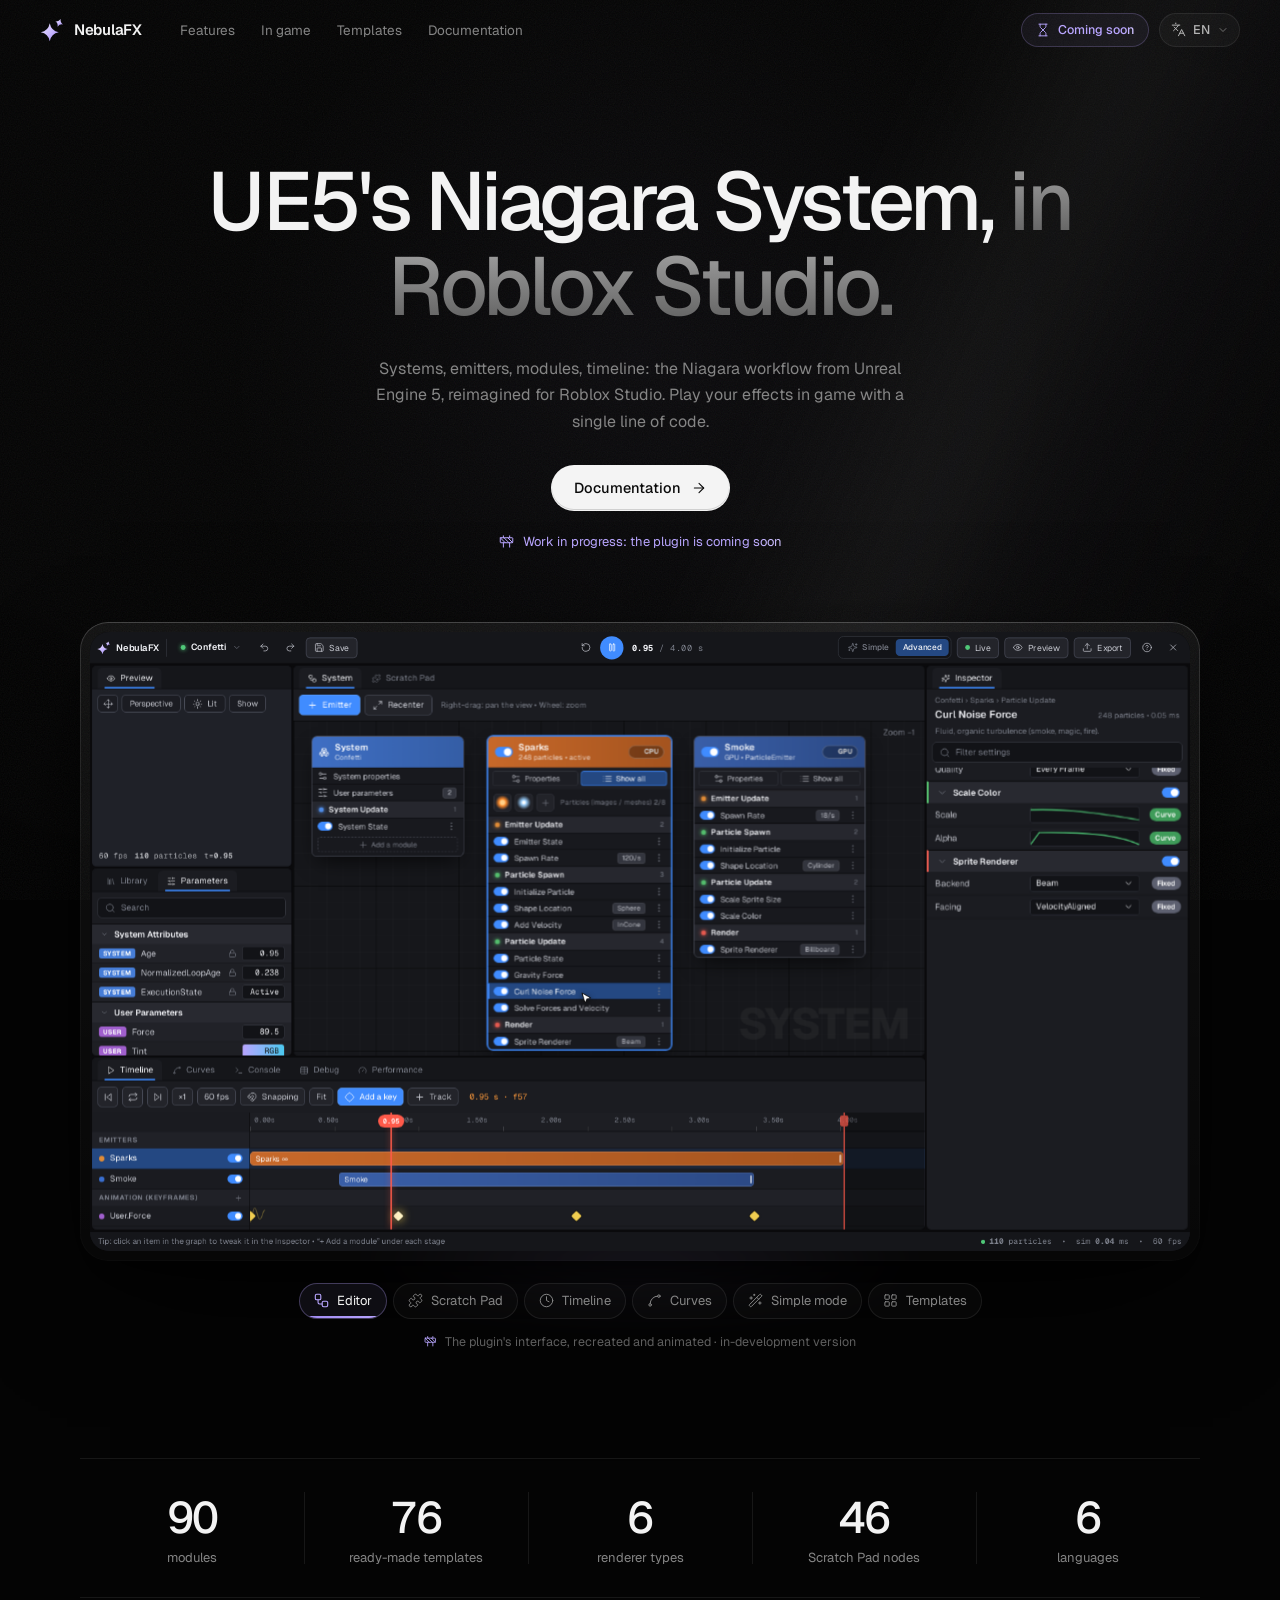
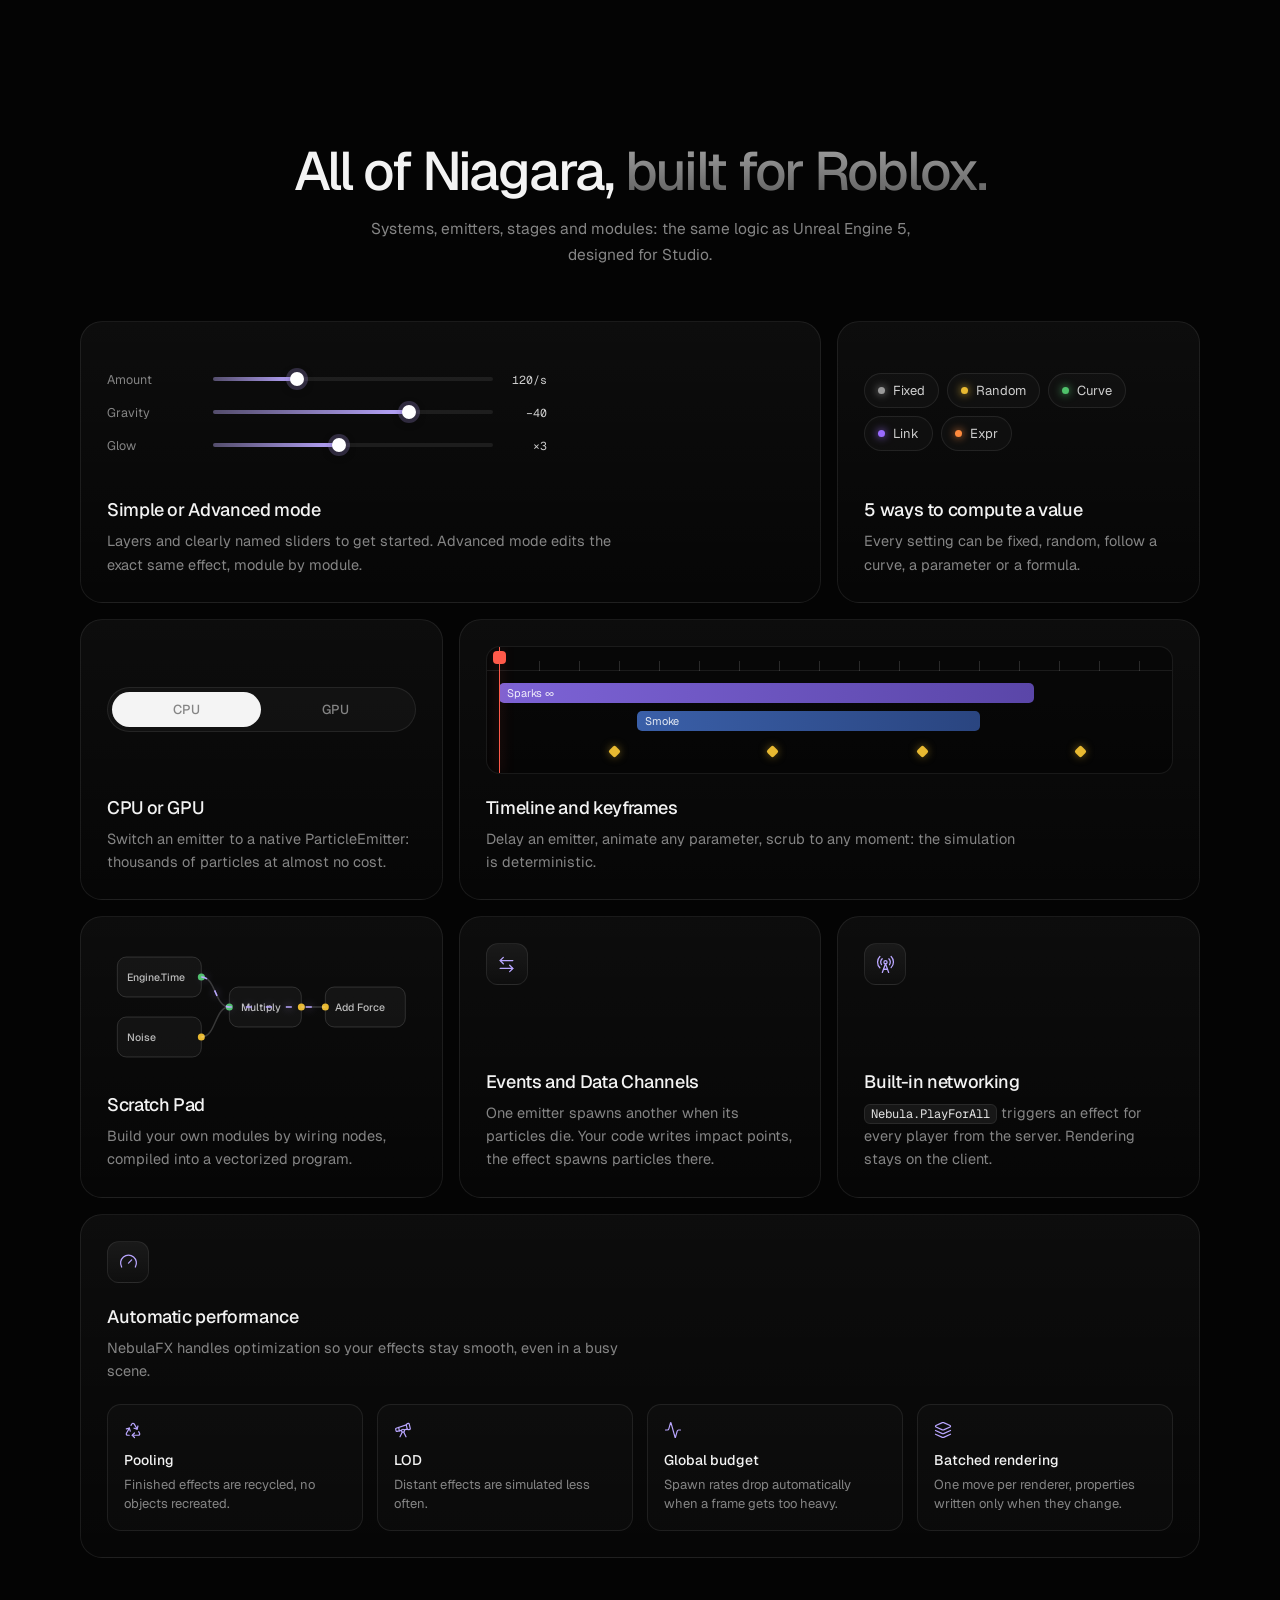
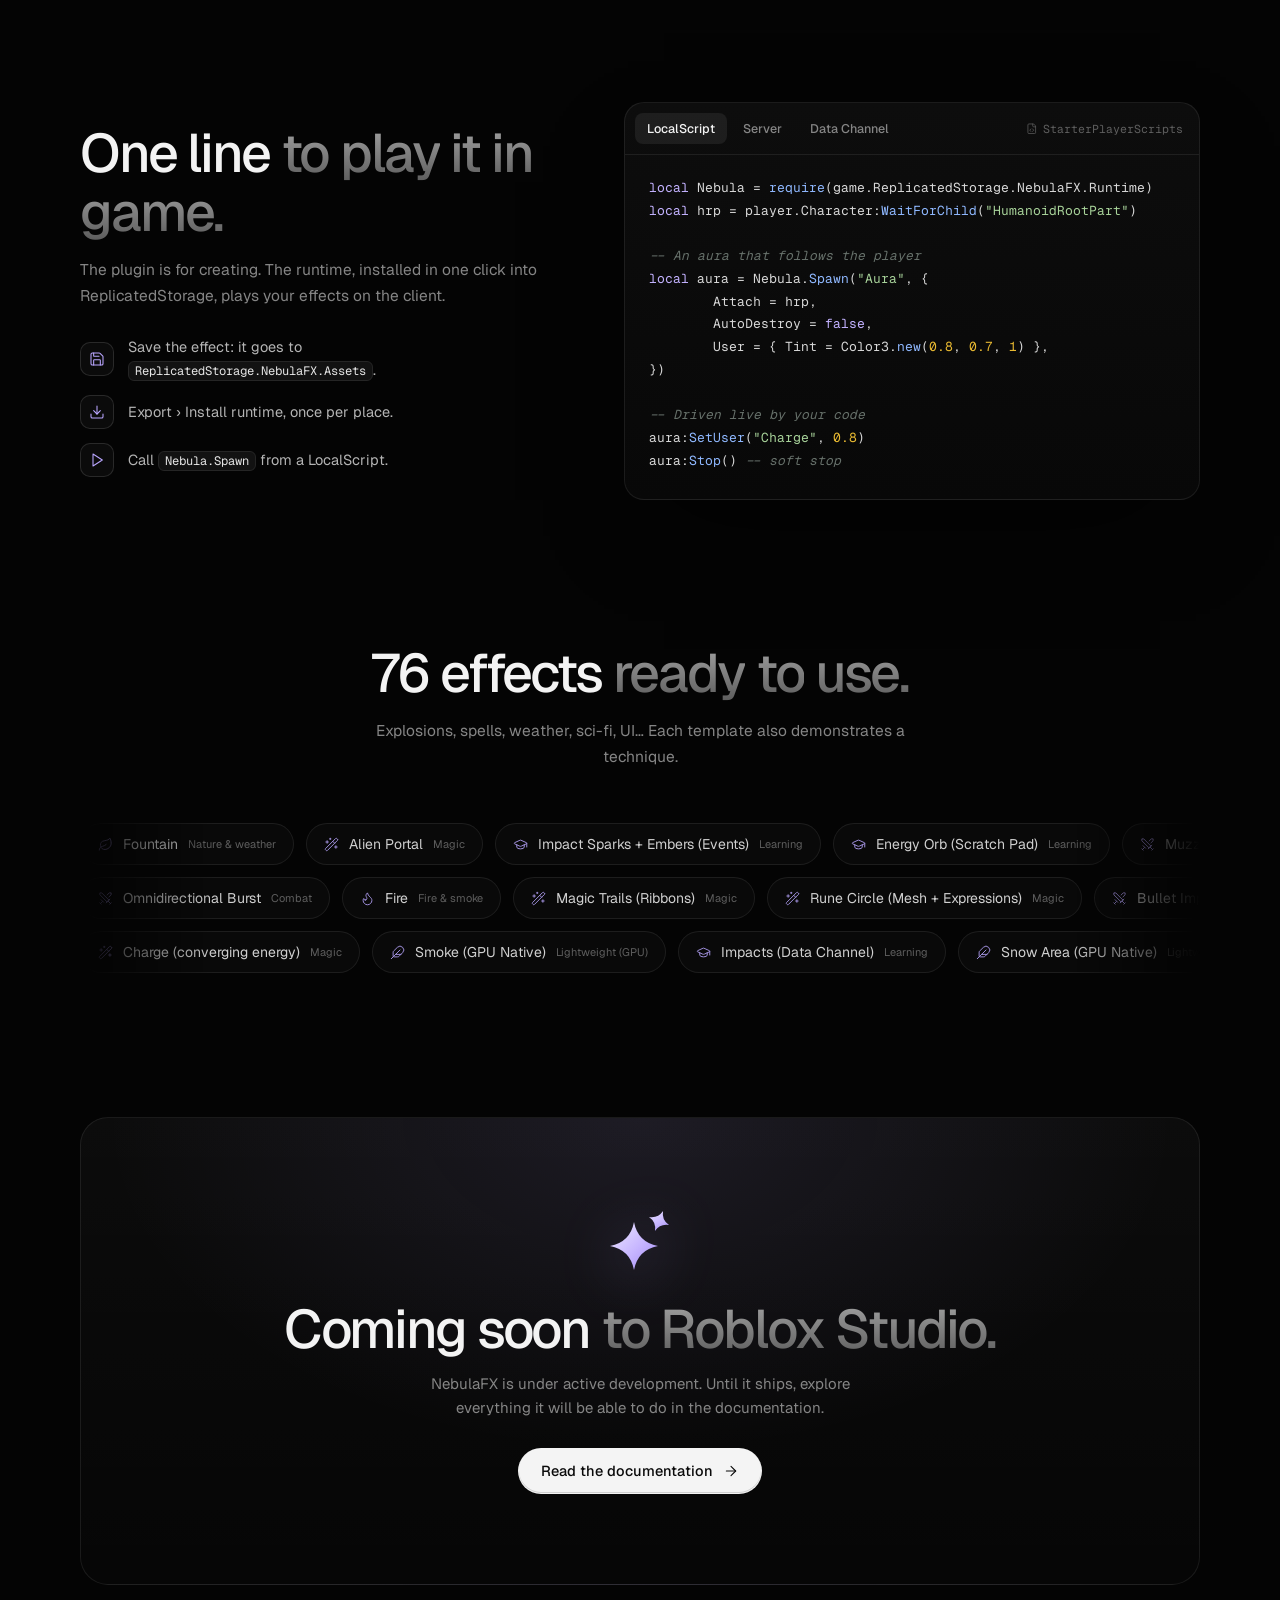
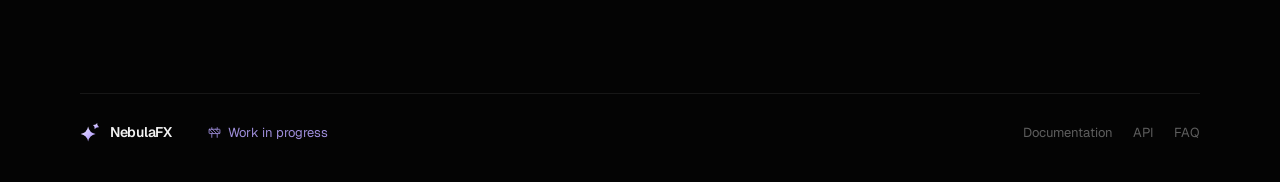
<file: index.html>
<!doctype html>
<html lang="fr">
<head>
  <meta charset="utf-8">
  <meta name="viewport" content="width=device-width, initial-scale=1">
  <title>NebulaFX</title>
  <meta name="description" content="NebulaFX apporte le Niagara System d'Unreal Engine 5 dans Roblox Studio. En développement.">
  <link rel="preconnect" href="https://fonts.googleapis.com">
  <link rel="preconnect" href="https://fonts.gstatic.com" crossorigin>
  <link href="https://fonts.googleapis.com/css2?family=Geist:wght@300;400;500;600&family=Geist+Mono:wght@400;500&display=swap" rel="stylesheet">
  <link rel="stylesheet" href="style.css">
  <link rel="stylesheet" href="preview.css">
</head>
<body>

  <div class="bg" aria-hidden="true">
    <div class="beam"></div>
    <div class="glow"></div>
    <div class="vignette"></div>
    <div class="grain"></div>
  </div>

  <header class="nav" id="nav">
    <div class="nav-inner">
      <a class="brand" href="index.html"><span class="brand-mark" data-logo></span>NebulaFX</a>
      <nav class="nav-links">
        <a href="#features" data-i18n="nav.features">Fonctionnalités</a>
        <a href="#code" data-i18n="nav.ingame">En jeu</a>
        <a href="#templates" data-i18n="nav.templates">Modèles</a>
        <a href="docs.html" data-i18n="nav.docs">Documentation</a>
      </nav>
      <span class="nav-spacer"></span>
      <span class="soon"><i data-icon="hourglass"></i><span class="shimmer" data-i18n="nav.soon">Bientôt disponible</span></span>
      <div class="lang" id="lang"></div>
    </div>
  </header>

  <main data-lang-fade>
    <!-- ================= HERO ================= -->
    <section class="hero" id="hero">
      <div class="hero-copy" id="heroCopy">
        <h1 class="title" id="heroTitle" data-i18n="hero.title">Le Niagara System d'UE5, <em>sur Roblox Studio.</em></h1>
        <p class="subtitle reveal" style="--d:.85s" data-i18n="hero.sub"></p>
        <div class="hero-cta reveal" style="--d:1s">
          <a class="btn magnetic" href="docs.html"><span data-i18n="hero.docs">Documentation</span><i data-icon="arrow-right" class="arrow"></i></a>
        </div>
        <p class="wip reveal" style="--d:1.15s"><i data-icon="construction"></i><span class="shimmer" data-i18n="hero.wip"></span></p>
      </div>

      <div class="stage-scroll" id="stageScroll">
        <div class="stage" id="stage">
          <div class="card" id="card">
            <div id="pvHost"></div>
            <div class="spot" aria-hidden="true"></div>
            <div class="glare" aria-hidden="true"></div>
          </div>
        </div>
        <div class="pv-bar reveal" style="--d:1.6s" id="pvBar"></div>
        <p class="pv-note reveal" style="--d:1.75s"><i data-icon="construction"></i><span data-i18n="hero.caption"></span></p>
      </div>
    </section>

    <!-- ================= STATS ================= -->
    <div class="stats r">
      <div class="stat"><b data-count="modules">90</b><span data-i18n="stat.modules"></span></div>
      <div class="stat"><b data-count="templates">76</b><span data-i18n="stat.templates"></span></div>
      <div class="stat"><b data-count="renderers">6</b><span data-i18n="stat.renderers"></span></div>
      <div class="stat"><b data-count="nodes">46</b><span data-i18n="stat.nodes"></span></div>
      <div class="stat"><b>6</b><span data-i18n="stat.langs"></span></div>
    </div>

    <!-- ================= FONCTIONNALITÉS ================= -->
    <section class="section" id="features">
      <div class="section-head r">
        <h2 data-split data-i18n="feat.title"></h2>
        <p data-i18n="feat.sub"></p>
      </div>

      <div class="bento">
        <article class="tile span-2 r">
          <div class="viz sliders" aria-hidden="true">
            <div class="sl"><span data-i18n="f.sl.qty"></span><i><b style="--a:30%;--b:78%"></b></i><em>120/s</em></div>
            <div class="sl"><span data-i18n="f.sl.grav"></span><i><b style="--a:70%;--b:24%;--dl:.6s"></b></i><em>−40</em></div>
            <div class="sl"><span data-i18n="f.sl.glow"></span><i><b style="--a:45%;--b:90%;--dl:1.2s"></b></i><em>×3</em></div>
          </div>
          <h3 data-i18n="f.simple.t"></h3>
          <p data-i18n="f.simple.p"></p>
        </article>

        <article class="tile r" style="--d:.08s">
          <div class="viz pills" aria-hidden="true">
            <span class="pill" style="--c:var(--c-fixed);--i:0" data-i18n="v.fixed"></span>
            <span class="pill" style="--c:var(--c-random);--i:1" data-i18n="v.random"></span>
            <span class="pill" style="--c:var(--c-curve);--i:2" data-i18n="v.curve"></span>
            <span class="pill" style="--c:var(--c-link);--i:3" data-i18n="v.link"></span>
            <span class="pill" style="--c:var(--c-expr);--i:4" data-i18n="v.expr"></span>
          </div>
          <h3 data-i18n="f.values.t"></h3>
          <p data-i18n="f.values.p"></p>
        </article>

        <article class="tile r">
          <div class="viz viz-gpu" aria-hidden="true">
            <div class="particles" id="particles"></div>
            <div class="seg"><span>CPU</span><span>GPU</span></div>
          </div>
          <h3 data-i18n="f.gpu.t"></h3>
          <p data-i18n="f.gpu.p"></p>
        </article>

        <article class="tile span-2 r" style="--d:.08s">
          <div class="viz" aria-hidden="true">
            <div class="tl">
              <div class="tl-ruler"></div>
              <div class="tl-track a">Sparks ∞</div>
              <div class="tl-track b">Smoke</div>
              <div class="tl-keys"><i style="left:18%"></i><i style="left:41%"></i><i style="left:63%"></i><i style="left:86%"></i></div>
              <div class="tl-head"></div>
            </div>
          </div>
          <h3 data-i18n="f.tl.t"></h3>
          <p data-i18n="f.tl.p"></p>
        </article>

        <article class="tile r">
          <div class="viz" aria-hidden="true">
            <svg class="graph" viewBox="0 0 300 128" preserveAspectRatio="xMidYMid meet">
              <rect class="n" x="6" y="14" width="84" height="40" rx="9"/><text class="t" x="16" y="38">Engine.Time</text><circle class="pin" cx="90" cy="34" r="3.5"/>
              <rect class="n" x="6" y="74" width="84" height="40" rx="9"/><text class="t" x="16" y="98">Noise</text><circle class="pin v" cx="90" cy="94" r="3.5"/>
              <rect class="n" x="118" y="44" width="72" height="40" rx="9"/><text class="t" x="130" y="68">Multiply</text><circle class="pin" cx="118" cy="64" r="3.5"/><circle class="pin v" cx="190" cy="64" r="3.5"/>
              <rect class="n" x="214" y="44" width="80" height="40" rx="9"/><text class="t" x="224" y="68">Add Force</text><circle class="pin v" cx="214" cy="64" r="3.5"/>
              <path class="w" d="M90 34 C105 34 103 64 118 64"/><path class="w" d="M90 94 C105 94 103 64 118 64"/><path class="w" d="M190 64 L214 64"/>
              <path class="flow" d="M90 34 C105 34 103 64 118 64 L190 64 L214 64"/>
            </svg>
          </div>
          <h3 data-i18n="f.scratch.t"></h3>
          <p data-i18n="f.scratch.p"></p>
        </article>

        <article class="tile r" style="--d:.08s">
          <div class="ico"><i data-icon="arrow-left-right" data-draw></i></div>
          <h3 data-i18n="f.events.t"></h3>
          <p data-i18n="f.events.p"></p>
        </article>

        <article class="tile r" style="--d:.16s">
          <div class="ico"><i data-icon="radio-tower" data-draw></i></div>
          <h3 data-i18n="f.net.t"></h3>
          <p data-i18n="f.net.p"></p>
        </article>

        <article class="tile span-3 r">
          <div class="ico"><i data-icon="gauge" data-draw></i></div>
          <h3 data-i18n="f.perf.t"></h3>
          <p data-i18n="f.perf.p"></p>
          <div class="perf">
            <div><i data-icon="recycle" data-draw></i><b data-i18n="p.pool.t"></b><span data-i18n="p.pool.p"></span></div>
            <div><i data-icon="telescope" data-draw></i><b data-i18n="p.lod.t"></b><span data-i18n="p.lod.p"></span></div>
            <div><i data-icon="activity" data-draw></i><b data-i18n="p.budget.t"></b><span data-i18n="p.budget.p"></span></div>
            <div><i data-icon="layers" data-draw></i><b data-i18n="p.batch.t"></b><span data-i18n="p.batch.p"></span></div>
          </div>
        </article>
      </div>
    </section>

    <!-- ================= CODE ================= -->
    <section class="section" id="code">
      <div class="split">
        <div class="r">
          <h2 data-split data-i18n="code.title"></h2>
          <p class="lead" data-i18n="code.lead"></p>
          <ol class="steps-mini">
            <li><span class="step-ico"><i data-icon="save" data-draw></i></span><span data-i18n="code.s1"></span></li>
            <li><span class="step-ico"><i data-icon="download" data-draw></i></span><span data-i18n="code.s2"></span></li>
            <li><span class="step-ico"><i data-icon="play" data-draw></i></span><span data-i18n="code.s3"></span></li>
          </ol>
        </div>
        <div class="window r" style="--d:.12s">
          <div class="window-bar">
            <span class="tab-pill" id="tabPill"></span>
            <button class="tab on" data-tab="0">LocalScript</button>
            <button class="tab" data-tab="1" data-i18n="code.tab.server">Serveur</button>
            <button class="tab" data-tab="2">Data Channel</button>
            <span class="file"><i data-icon="file-code"></i><span id="file">StarterPlayerScripts</span></span>
          </div>
          <div class="code-panes" id="panes"></div>
        </div>
      </div>
    </section>

    <!-- ================= MODÈLES ================= -->
    <section class="section" id="templates">
      <div class="section-head r">
        <h2 data-split data-i18n="tpl.title"></h2>
        <p data-i18n="tpl.sub"></p>
      </div>
      <div class="marquee r" id="marquee"></div>
    </section>

    <!-- ================= CTA ================= -->
    <section class="section">
      <div class="cta r spotlight">
        <div class="cta-logo" data-logo></div>
        <h2 data-split data-i18n="cta.title"></h2>
        <p data-i18n="cta.p"></p>
        <div class="hero-cta">
          <a class="btn magnetic" href="docs.html"><span data-i18n="cta.btn"></span><i data-icon="arrow-right" class="arrow"></i></a>
        </div>
      </div>
    </section>
  </main>

  <footer class="footer">
    <a class="brand" href="index.html"><span class="brand-mark" data-logo></span>NebulaFX</a>
    <span class="foot-wip"><i data-icon="construction"></i><span data-i18n="foot.wip"></span></span>
    <nav>
      <a href="docs.html" data-i18n="nav.docs"></a>
      <a href="docs.html#api" data-i18n="nav.api"></a>
      <a href="docs.html#faq">FAQ</a>
    </nav>
  </footer>

  <script src="icons.js"></script>
  <script src="i18n.js"></script>
  <script src="vendor/lenis.min.js"></script>
  <script src="common.js"></script>
  <script src="preview.js"></script>
  <script src="script.js"></script>
</body>
</html>
</file>
<file: style.css>
/* =========================================================
   NebulaFX — styles partagés (accueil + documentation)
   ========================================================= */
:root {
  --bg: #040404;
  --text: #f3f3f3;
  --text-2: #b4b4b4;
  --muted: #858585;
  --faint: #5e5e5e;
  --line: rgba(255, 255, 255, 0.08);
  --line-2: rgba(255, 255, 255, 0.12);
  --accent: #b9a6ff;
  --accent-2: #9f88f2;
  --accent-soft: rgba(185, 166, 255, 0.14);
  --c-fixed: #9a9a9a;
  --c-random: #e8b931;
  --c-curve: #4fc26b;
  --c-link: #9a6bff;
  --c-expr: #ff8a3d;
  --blue: #3d8bff;
  --sans: "Geist", ui-sans-serif, system-ui, -apple-system, "Segoe UI", "PingFang SC", "Microsoft YaHei", "Noto Sans SC", sans-serif;
  --mono: "Geist Mono", ui-monospace, SFMono-Regular, Menlo, Consolas, monospace;
  --ease: cubic-bezier(0.16, 1, 0.3, 1);
  --ease-soft: cubic-bezier(0.22, 1, 0.36, 1);
  --nav-h: 60px;
}

*, *::before, *::after { box-sizing: border-box; }
html, body { margin: 0; }
html { scroll-behavior: smooth; scroll-padding-top: calc(var(--nav-h) + 24px); }
html.lenis, html.lenis body { height: auto; }
.lenis.lenis-smooth { scroll-behavior: auto !important; }
.lenis.lenis-stopped { overflow: hidden; }
body {
  min-height: 100svh;
  background: var(--bg);
  color: var(--text);
  font-family: var(--sans);
  -webkit-font-smoothing: antialiased;
  overflow-x: hidden;
}
a { color: inherit; text-decoration: none; }
button { font-family: inherit; }
::selection { background: rgba(185, 166, 255, 0.3); color: #fff; }

.icon { width: 1em; height: 1em; flex: none; vertical-align: -0.14em; }

/* Icônes « dessinées » quand elles apparaissent */
.draw path, .draw circle, .draw rect, .draw line, .draw polyline, .draw polygon, .draw ellipse {
  stroke-dasharray: 1; stroke-dashoffset: 1;
  transition: stroke-dashoffset 1.4s var(--ease-soft) calc(var(--d, 0s) + .25s);
}
.in .draw path, .in .draw circle, .in .draw rect, .in .draw line, .in .draw polyline, .in .draw polygon, .in .draw ellipse { stroke-dashoffset: 0; }

/* ---------- Logo ---------- */
.logo { display: block; width: 100%; height: 100%; overflow: visible; }
.logo-shine { animation: shine 4.2s var(--ease-soft) 1.2s infinite; transform: translateX(0) skewX(-18deg); }
@keyframes shine {
  0% { transform: translateX(0) skewX(-18deg); }
  45%, 100% { transform: translateX(56px) skewX(-18deg); }
}

/* ---------- Fond ---------- */
.bg { position: fixed; inset: 0; pointer-events: none; z-index: 0; overflow: hidden; }
.beam {
  position: absolute; top: -30%; right: -25%; width: 90vw; height: 160vh;
  background: linear-gradient(115deg, transparent 35%, rgba(255,255,255,.05) 46%, rgba(200,185,255,.022) 54%, transparent 66%);
  filter: blur(30px);
  opacity: 0; transform: translateX(8%) rotate(4deg);
  transition: opacity 3s var(--ease-soft) .2s, transform 3.2s var(--ease) .2s;
}
.ready .beam { opacity: 1; transform: none; animation: sway 14s ease-in-out 3.4s infinite alternate; }
@keyframes sway { to { transform: translateX(-4%) rotate(-2deg); } }
.glow { position: absolute; inset: 0; background: radial-gradient(700px circle at var(--gx, 50%) var(--gy, 40%), rgba(200,185,255,.04), transparent 60%); }
.vignette { position: absolute; inset: 0; background: radial-gradient(120% 90% at 50% 30%, transparent 40%, rgba(0,0,0,.75) 100%); }
.grain {
  position: absolute; inset: -50%; opacity: .06;
  background-image: url("data:image/svg+xml,%3Csvg xmlns='http://www.w3.org/2000/svg' width='160' height='160'%3E%3Cfilter id='n'%3E%3CfeTurbulence type='fractalNoise' baseFrequency='.85' numOctaves='3' stitchTiles='stitch'/%3E%3C/filter%3E%3Crect width='100%25' height='100%25' filter='url(%23n)'/%3E%3C/svg%3E");
  animation: grain 1.2s steps(6) infinite;
}
@keyframes grain {
  0%,100% { transform: translate(0,0); } 20% { transform: translate(-3%,2%); } 40% { transform: translate(2%,-3%); }
  60% { transform: translate(-2%,-1%); } 80% { transform: translate(3%,3%); }
}

/* ---------- Navigation ---------- */
.nav {
  position: fixed; top: 0; left: 0; right: 0; z-index: 50;
  height: var(--nav-h);
  border-bottom: 1px solid transparent;
  opacity: 0; transform: translateY(-10px);
  transition: background .5s var(--ease-soft), border-color .5s var(--ease-soft), backdrop-filter .5s,
    opacity 1.2s var(--ease-soft) .1s, transform 1.2s var(--ease) .1s;
}
.ready .nav { opacity: 1; transform: none; }
.nav.scrolled, .nav.solid {
  background: rgba(6, 6, 6, 0.62);
  border-bottom-color: var(--line);
  backdrop-filter: blur(16px) saturate(140%);
  -webkit-backdrop-filter: blur(16px) saturate(140%);
}
.nav-inner { height: 100%; width: min(1200px, 100% - 32px); margin: 0 auto; display: flex; align-items: center; gap: 10px; }
.nav.wide .nav-inner { width: calc(100% - 40px); max-width: 1440px; }
.brand { display: inline-flex; align-items: center; gap: 10px; font-weight: 600; font-size: 15px; letter-spacing: -0.02em; margin-right: 16px; }
.brand-mark { width: 24px; height: 24px; display: block; transition: transform .8s var(--ease); }
.brand:hover .brand-mark { transform: rotate(-12deg) scale(1.08); }
.nav-links { position: relative; display: flex; gap: 2px; }
.nav-links a {
  position: relative; z-index: 1;
  font-size: 13.5px; color: var(--muted); padding: 7px 12px; border-radius: 999px;
  transition: color .3s;
}
.nav-links a:hover, .nav-links a.active { color: var(--text); }
.nav-links a.active { background: rgba(255,255,255,.05); }
.nav-pill {
  position: absolute; left: 0; top: 0; height: 100%; border-radius: 999px;
  background: rgba(255,255,255,.06); opacity: 0;
  transition: transform .5s var(--ease), width .5s var(--ease), opacity .3s;
}
.nav-links.hovering .nav-pill { opacity: 1; }
.nav-spacer { flex: 1; }
.menu-btn { display: none; }

/* Pastille « Bientôt disponible » */
.soon {
  display: inline-flex; align-items: center; gap: 8px;
  height: 34px; padding: 0 14px; border-radius: 999px;
  border: 1px solid rgba(185,166,255,.22); background: rgba(185,166,255,.06);
  font-size: 12.5px; font-weight: 500; color: var(--accent); white-space: nowrap;
}
.soon .icon { font-size: 14px; animation: hourglass 3.2s var(--ease) infinite; }
@keyframes hourglass { 0%, 60% { transform: rotate(0); } 80%, 100% { transform: rotate(180deg); } }

/* Texte qui scintille */
.shimmer {
  background: linear-gradient(100deg, currentColor 35%, #fff 50%, currentColor 65%) 0 0 / 250% 100%;
  -webkit-background-clip: text; background-clip: text; -webkit-text-fill-color: transparent;
  animation: shimmer 3.6s linear infinite;
}
@keyframes shimmer { from { background-position: 125% 0; } to { background-position: -125% 0; } }

/* Sélecteur de langue */
.lang { position: relative; }
.lang-btn {
  display: inline-flex; align-items: center; gap: 7px;
  height: 34px; padding: 0 10px 0 11px; border-radius: 999px;
  border: 1px solid var(--line); background: rgba(255,255,255,.03); color: var(--text-2);
  font-size: 12.5px; font-weight: 500; cursor: pointer;
  transition: border-color .3s, background .3s, color .3s;
}
.lang-btn:hover, .lang.open .lang-btn { border-color: var(--line-2); background: rgba(255,255,255,.06); color: var(--text); }
.lang-btn .icon { font-size: 15px; }
.lang-btn .chev-sm { font-size: 12px; color: var(--muted); transition: transform .45s var(--ease); }
.lang.open .chev-sm { transform: rotate(180deg); }
.lang-menu {
  position: absolute; right: 0; top: calc(100% + 8px); z-index: 70;
  width: 196px; padding: 6px; border-radius: 14px;
  border: 1px solid var(--line-2); background: rgba(14,14,14,.96);
  backdrop-filter: blur(16px); -webkit-backdrop-filter: blur(16px);
  box-shadow: 0 24px 60px -16px rgba(0,0,0,.8);
  opacity: 0; transform: translateY(-6px) scale(.97); transform-origin: top right; pointer-events: none;
  transition: opacity .25s var(--ease-soft), transform .45s var(--ease);
}
.lang.open .lang-menu { opacity: 1; transform: none; pointer-events: auto; }
.lang-opt {
  width: 100%; display: flex; align-items: center; gap: 12px;
  padding: 9px 10px; border: 0; border-radius: 9px; background: none; color: var(--text-2);
  font-size: 13.5px; text-align: left; cursor: pointer;
  opacity: 0; transform: translateY(-4px);
  transition: background .2s, color .2s, opacity .35s var(--ease-soft), transform .45s var(--ease);
}
.lang.open .lang-opt { opacity: 1; transform: none; transition-delay: 0s, 0s, calc(var(--i) * 25ms), calc(var(--i) * 25ms); }
.lang-opt:hover { background: rgba(255,255,255,.06); color: var(--text); }
.lang-opt b { width: 22px; font-size: 11px; font-weight: 600; color: var(--muted); letter-spacing: .04em; }
.lang-opt span { flex: 1; }
.lang-opt.on { color: var(--text); }
.lang-opt.on b { color: var(--accent); }
.lang-check { color: var(--accent); }

/* Changement de langue : fondu du contenu */
[data-lang-fade] { transition: opacity .26s var(--ease-soft), filter .26s var(--ease-soft), transform .4s var(--ease); }
[data-lang-fade].lang-out { opacity: 0; filter: blur(6px); transform: translateY(4px); }
[data-lang-fade].lang-in { opacity: 0; filter: blur(6px); transform: translateY(-4px); transition: none; }

/* ---------- Boutons ---------- */
.btn {
  --h: 46px;
  position: relative; overflow: hidden;
  display: inline-flex; align-items: center; justify-content: center; gap: 10px;
  height: var(--h); padding: 0 22px;
  border-radius: 999px; border: 1px solid transparent;
  font: 500 14.5px/1 var(--sans);
  background: #f4f4f4; color: #0a0a0a; cursor: pointer;
  transition: transform .6s var(--ease), box-shadow .5s var(--ease), background .3s;
  box-shadow: inset 0 -1px 0 rgba(0,0,0,.15);
}
.btn::after {
  content: ""; position: absolute; inset: 0;
  background: linear-gradient(115deg, transparent 30%, rgba(185,166,255,.55) 50%, transparent 70%);
  transform: translateX(-120%); transition: transform .9s var(--ease);
}
.btn:hover { box-shadow: 0 12px 36px -10px rgba(185,166,255,.45); }
.btn:hover::after { transform: translateX(120%); }
.btn .arrow { font-size: 16px; transition: transform .5s var(--ease); }
.btn:hover .arrow { transform: translateX(3px); }
.magnetic.pulled { transition: transform .25s var(--ease-soft), box-shadow .5s var(--ease); }

/* ---------- Typo commune ---------- */
code, kbd, pre { font-family: var(--mono); }
:not(pre) > code {
  font-size: .84em; padding: 1px 6px; border-radius: 6px;
  background: rgba(255,255,255,.06); border: 1px solid var(--line); color: #e6e6e6;
  overflow-wrap: anywhere;
}
h2 em, .title em { font-style: normal; }

/* Mots qui apparaissent un par un */
.word { display: inline-block; }
.word > span {
  display: inline-block;
  opacity: 0; transform: translateY(45%) rotate(3deg); filter: blur(12px);
  transition: opacity 1s var(--ease-soft) var(--d), transform 1.3s var(--ease) var(--d), filter 1.1s var(--ease-soft) var(--d);
}
.title.on .word > span, .r.in .word > span { opacity: 1; transform: none; filter: blur(0); }
em .word > span {
  background: linear-gradient(180deg, #a3a3a3 0%, #5c5c5c 100%);
  -webkit-background-clip: text; background-clip: text; color: transparent;
}

/* Coloration Lua */
.tk-c { color: #66706a; font-style: italic; }
.tk-s { color: #a8d39a; }
.tk-k { color: #c3b2ff; }
.tk-n { color: #e8b931; }
.tk-f { color: #8fb8ff; }

/* ---------- Révélations au scroll ---------- */
.r {
  opacity: 0; transform: translateY(28px); filter: blur(10px);
  transition: opacity 1.2s var(--ease-soft) var(--d, 0s), transform 1.4s var(--ease) var(--d, 0s), filter 1.2s var(--ease-soft) var(--d, 0s);
}
.r.in { opacity: 1; transform: none; filter: blur(0); }

/* =========================================================
   ACCUEIL
   ========================================================= */
.hero {
  position: relative; z-index: 1;
  display: flex; flex-direction: column; align-items: center; text-align: center;
  padding: calc(var(--nav-h) + clamp(56px, 11vh, 120px)) 16px 0;
}
.hero-copy { display: flex; flex-direction: column; align-items: center; will-change: transform, opacity; }
.title {
  margin: 0;
  font-size: clamp(38px, 6.6vw, 82px);
  font-weight: 500; line-height: 1.04; letter-spacing: -0.045em;
  padding-bottom: .08em; max-width: 1000px;
}
.subtitle { max-width: 560px; margin: 20px auto 0; font-size: 16px; line-height: 1.65; color: var(--muted); }
.hero-cta { display: flex; gap: 10px; justify-content: center; flex-wrap: wrap; margin-top: 30px; }
.wip { display: inline-flex; align-items: center; gap: 9px; margin: 22px 0 0; font-size: 13px; color: var(--accent); }
.wip .icon { font-size: 15px; }

.reveal {
  opacity: 0; transform: translateY(14px); filter: blur(8px);
  transition: opacity 1.2s var(--ease-soft) var(--d, 0s), transform 1.4s var(--ease) var(--d, 0s), filter 1.2s var(--ease-soft) var(--d, 0s);
}
.ready .reveal { opacity: 1; transform: none; filter: blur(0); }

/* Carte du hero */
.stage-scroll { width: min(1120px, 100%); margin-top: clamp(48px, 8vh, 76px); transform-origin: 50% 0; will-change: transform; }
.stage {
  position: relative; width: 100%;
  perspective: 1600px;
  opacity: 0;
  transform: perspective(1400px) translateY(90px) rotateX(26deg) scale(.92);
  filter: blur(12px);
  transition: opacity 1.6s var(--ease-soft) 1.05s, transform 2.2s var(--ease) 1.05s, filter 1.6s var(--ease-soft) 1.05s;
}
.ready .stage { opacity: 1; transform: none; filter: blur(0); }
.stage::before {
  content: ""; position: absolute; left: 10%; right: 10%; bottom: -60px; height: 120px;
  background: radial-gradient(50% 50% at 50% 50%, rgba(185,166,255,.14), transparent 70%);
  filter: blur(30px); pointer-events: none;
}
.card {
  --rx: 0deg; --ry: 0deg; --mx: 50%; --my: 0%; --hover: 0; --px: 0; --py: 0;
  position: relative; padding: 10px; border-radius: 28px;
  background: linear-gradient(180deg, rgba(255,255,255,.055), rgba(255,255,255,.015));
  box-shadow: 0 50px 120px -30px rgba(0,0,0,.9), 0 20px 40px -20px rgba(0,0,0,.7), inset 0 1px 0 rgba(255,255,255,.07);
  transform: rotateX(var(--rx)) rotateY(var(--ry));
  transform-style: preserve-3d; will-change: transform;
}
.card::before, .spot, .tile::after, .cta::after {
  content: ""; position: absolute; inset: 0; border-radius: inherit; padding: 1px;
  -webkit-mask: linear-gradient(#000 0 0) content-box, linear-gradient(#000 0 0);
  -webkit-mask-composite: xor; mask-composite: exclude;
  pointer-events: none;
}
.card::before { background: linear-gradient(180deg, rgba(255,255,255,.14), rgba(255,255,255,.04) 40%, rgba(255,255,255,.02)); }
.spot { background: radial-gradient(360px circle at var(--mx) var(--my), rgba(220,210,255,.7), transparent 55%); opacity: var(--hover); }
.glare {
  position: absolute; inset: 0; border-radius: inherit; pointer-events: none;
  background: radial-gradient(700px circle at var(--mx) var(--my), rgba(255,255,255,.06), transparent 45%);
  opacity: var(--hover);
}
.card-inner {
  position: relative; aspect-ratio: 1535 / 732; border-radius: 19px; overflow: hidden;
  background: #0a0a0a; border: 1px solid rgba(255,255,255,.05); isolation: isolate;
}
.card-inner::after {
  content: ""; position: absolute; inset: 0;
  background: linear-gradient(115deg, transparent 35%, rgba(255,255,255,.14) 50%, transparent 65%);
  transform: translateX(-110%); pointer-events: none; z-index: 2;
}
.ready .card-inner::after { animation: sweep 1.8s var(--ease) 2.1s forwards; }
@keyframes sweep { to { transform: translateX(110%); } }
.media { position: absolute; inset: 0; transform: scale(1.14); transition: transform 2.8s var(--ease) 1.1s; }
.ready .media { transform: scale(1); }
.media img {
  display: block; width: 100%; height: 100%; object-fit: cover; user-select: none;
  transform: translate3d(calc(var(--px) * 1px), calc(var(--py) * 1px), 0) scale(1.04);
}
.caption {
  position: absolute; left: 14px; bottom: 14px; z-index: 3;
  display: inline-flex; align-items: center; gap: 8px;
  padding: 7px 12px; border-radius: 999px;
  font-size: 12px; color: #e9e4ff;
  background: rgba(10,10,10,.62); border: 1px solid rgba(255,255,255,.1);
  backdrop-filter: blur(12px); -webkit-backdrop-filter: blur(12px);
  opacity: 0; transform: translateY(8px);
  transition: opacity 1s var(--ease-soft) 2.4s, transform 1.2s var(--ease) 2.4s;
}
.ready .caption { opacity: 1; transform: none; }
.caption-dot { width: 6px; height: 6px; border-radius: 50%; background: var(--accent); animation: ping 2.4s var(--ease-soft) infinite; }
@keyframes ping { 0% { box-shadow: 0 0 0 0 rgba(185,166,255,.55); } 70%, 100% { box-shadow: 0 0 0 8px rgba(185,166,255,0); } }

.pv-note { display: flex; align-items: center; justify-content: center; gap: 8px; margin: 14px 0 0; font-size: 12.5px; color: var(--faint); }
.pv-note .icon { color: var(--accent); }

/* ---------- Sections ---------- */
main { position: relative; z-index: 1; }
.section { width: min(1120px, 100% - 32px); margin: 0 auto; padding-top: clamp(96px, 16vh, 170px); }
.section-head { text-align: center; max-width: 720px; margin: 0 auto clamp(40px, 6vh, 64px); }
.section-head h2, .split h2, .cta h2 {
  margin: 0;
  font-size: clamp(32px, 4.6vw, 54px);
  font-weight: 500; letter-spacing: -0.04em; line-height: 1.08;
}
.section-head p, .split .lead { margin: 16px auto 0; color: var(--muted); font-size: 15.5px; line-height: 1.65; max-width: 540px; }

/* Stats */
.stats {
  width: min(1120px, 100% - 32px); margin: clamp(80px, 12vh, 120px) auto 0;
  display: grid; grid-template-columns: repeat(5, 1fr);
  border-top: 1px solid var(--line); border-bottom: 1px solid var(--line);
}
.stat { padding: 30px 16px; text-align: center; position: relative; }
.stat + .stat::before { content: ""; position: absolute; left: 0; top: 24%; bottom: 24%; width: 1px; background: var(--line); }
.stat b { display: block; font-size: clamp(30px, 3.6vw, 44px); font-weight: 500; letter-spacing: -0.04em; font-variant-numeric: tabular-nums; }
.stat span { font-size: 13px; color: var(--muted); }
.stats.r .stat { opacity: 0; transform: translateY(12px); transition: opacity 1s var(--ease-soft), transform 1.2s var(--ease); }
.stats.r.in .stat { opacity: 1; transform: none; }
.stats .stat:nth-child(2) { transition-delay: .08s; } .stats .stat:nth-child(3) { transition-delay: .16s; }
.stats .stat:nth-child(4) { transition-delay: .24s; } .stats .stat:nth-child(5) { transition-delay: .32s; }

/* Bento */
.bento { display: grid; grid-template-columns: repeat(3, 1fr); gap: 16px; }
.tile {
  --mx: 50%; --my: 50%;
  position: relative; overflow: hidden;
  border-radius: 22px; padding: 26px;
  background: linear-gradient(180deg, rgba(255,255,255,.04), rgba(255,255,255,.012));
  border: 1px solid var(--line);
  min-height: 250px; display: flex; flex-direction: column;
}
.tile::before {
  content: ""; position: absolute; inset: 0; pointer-events: none;
  background: radial-gradient(520px circle at var(--mx) var(--my), rgba(200,185,255,.06), transparent 45%);
  opacity: 0; transition: opacity .5s var(--ease-soft);
}
.tile::after { background: radial-gradient(300px circle at var(--mx) var(--my), rgba(220,210,255,.5), transparent 50%); opacity: 0; transition: opacity .5s var(--ease-soft); }
.tile:hover::before, .tile:hover::after { opacity: 1; }
.tile.span-2 { grid-column: span 2; }
.tile.span-3 { grid-column: span 3; }
.tile h3 { margin: auto 0 0; padding-top: 22px; font-size: 18px; font-weight: 500; letter-spacing: -0.02em; }
.tile p { margin: 8px 0 0; color: var(--muted); font-size: 14.5px; line-height: 1.6; max-width: 540px; }
.tile .ico {
  width: 42px; height: 42px; border-radius: 12px; display: grid; place-items: center;
  border: 1px solid var(--line); background: linear-gradient(180deg, rgba(255,255,255,.06), rgba(255,255,255,.015));
  color: var(--accent); font-size: 19px;
  transition: transform .6s var(--ease), border-color .4s;
}
.tile:hover .ico { transform: translateY(-2px) rotate(-4deg); border-color: rgba(185,166,255,.3); }
.viz { position: relative; height: 128px; }

.sliders { display: grid; gap: 16px; align-content: center; max-width: 440px; }
.sl { display: grid; grid-template-columns: 92px 1fr 40px; align-items: center; gap: 14px; font-size: 12.5px; color: var(--muted); }
.sl i { position: relative; height: 4px; border-radius: 4px; background: rgba(255,255,255,.08); }
.sl b {
  position: absolute; left: 0; top: 0; bottom: 0; border-radius: inherit; width: var(--a);
  background: linear-gradient(90deg, rgba(185,166,255,.35), var(--accent));
  animation: slide 5s var(--ease-soft) var(--dl, 0s) infinite alternate;
}
.sl b::after {
  content: ""; position: absolute; right: -7px; top: 50%; width: 14px; height: 14px; margin-top: -7px;
  border-radius: 50%; background: #fff; box-shadow: 0 0 0 4px rgba(185,166,255,.22), 0 2px 8px rgba(0,0,0,.6);
}
.sl em { font-style: normal; font-family: var(--mono); font-size: 11.5px; color: #cfcfcf; text-align: right; }
@keyframes slide { 0%, 18% { width: var(--a); } 82%, 100% { width: var(--b); } }

.pills { display: flex; flex-wrap: wrap; gap: 8px; align-content: center; }
.pill {
  display: inline-flex; align-items: center; gap: 8px;
  padding: 8px 13px; border-radius: 999px; font-size: 13px;
  border: 1px solid var(--line); background: rgba(255,255,255,.025); color: #cfcfcf;
  animation: pillGlow 6s ease-in-out infinite; animation-delay: calc(var(--i) * 1.2s);
}
.pill::before { content: ""; width: 7px; height: 7px; border-radius: 50%; background: var(--c); box-shadow: 0 0 8px var(--c); }
@keyframes pillGlow {
  0%, 22%, 100% { border-color: var(--line); background: rgba(255,255,255,.025); }
  8%, 14% { border-color: color-mix(in srgb, var(--c) 55%, transparent); background: color-mix(in srgb, var(--c) 10%, transparent); }
}

.seg {
  position: relative; display: inline-grid; grid-template-columns: 1fr 1fr;
  padding: 4px; border-radius: 999px; border: 1px solid var(--line); background: rgba(255,255,255,.03);
  font-size: 13px; font-weight: 500;
}
.seg span { position: relative; z-index: 1; padding: 9px 22px; text-align: center; color: var(--muted); animation: segText 6s var(--ease) infinite; }
.seg span:last-child { animation-name: segText2; }
.seg::before {
  content: ""; position: absolute; top: 4px; bottom: 4px; left: 4px; width: calc(50% - 4px);
  border-radius: 999px; background: #f4f4f4; animation: segMove 6s var(--ease) infinite;
}
@keyframes segMove { 0%, 40% { transform: translateX(0); } 50%, 90% { transform: translateX(100%); } 100% { transform: translateX(0); } }
@keyframes segText { 0%, 40% { color: #0a0a0a; } 50%, 90% { color: var(--muted); } 100% { color: #0a0a0a; } }
@keyframes segText2 { 0%, 40% { color: var(--muted); } 50%, 90% { color: #0a0a0a; } 100% { color: var(--muted); } }
.viz-gpu { display: flex; flex-direction: column; justify-content: center; gap: 16px; }
.particles { position: absolute; inset: 0; overflow: hidden; mask-image: linear-gradient(90deg, transparent, #000 30%, #000 70%, transparent); -webkit-mask-image: linear-gradient(90deg, transparent, #000 30%, #000 70%, transparent); pointer-events: none; }
.particles i {
  position: absolute; bottom: -4px; width: 3px; height: 3px; border-radius: 50%;
  background: var(--accent); box-shadow: 0 0 6px var(--accent);
  animation: rise var(--t) linear var(--dl) infinite; opacity: 0;
}
@keyframes rise { 0% { transform: translateY(0); opacity: 0; } 15% { opacity: .9; } 100% { transform: translateY(-140px) translateX(var(--x)); opacity: 0; } }

.tl { position: relative; height: 100%; border-radius: 14px; border: 1px solid var(--line); background: rgba(0,0,0,.35); overflow: hidden; }
.tl-ruler {
  position: absolute; left: 0; right: 0; top: 0; height: 24px; border-bottom: 1px solid var(--line);
  background: repeating-linear-gradient(90deg, rgba(255,255,255,.14) 0 1px, transparent 1px 40px) 12px 14px / 100% 10px no-repeat;
}
.tl-track { position: absolute; left: 12px; height: 20px; border-radius: 5px; font-size: 11px; line-height: 20px; padding-left: 8px; color: rgba(255,255,255,.88); transform-origin: left; }
.tl-track.a { top: 36px; width: 78%; background: linear-gradient(90deg, #7d63d6, #5a46a8); }
.tl-track.b { top: 64px; left: 22%; width: 50%; background: linear-gradient(90deg, #3a5fa8, #2a4580); }
.in .tl-track { animation: grow 1.4s var(--ease) both .4s; }
.in .tl-track.b { animation-delay: .6s; }
@keyframes grow { from { transform: scaleX(0); } }
.tl-keys { position: absolute; left: 0; right: 0; top: 98px; height: 14px; }
.tl-keys i { position: absolute; top: 2px; width: 9px; height: 9px; background: #e8b931; transform: rotate(45deg); border-radius: 2px; box-shadow: 0 0 8px rgba(232,185,49,.5); }
.tl-head { position: absolute; top: 0; bottom: 0; left: 12px; width: 1.5px; background: #ff5a4a; box-shadow: 0 0 12px rgba(255,90,74,.7); animation: head 7s linear infinite; }
.tl-head::before { content: ""; position: absolute; top: 4px; left: -6px; width: 13px; height: 13px; border-radius: 4px; background: #ff5a4a; }
@keyframes head { from { left: 12px; } to { left: calc(100% - 12px); } }

.graph { width: 100%; height: 100%; }
.graph .n { fill: rgba(255,255,255,.035); stroke: rgba(255,255,255,.14); }
.graph .t { fill: #bdbdbd; font: 500 10.5px var(--sans); }
.graph .pin { fill: #4fc26b; }
.graph .pin.v { fill: #e8b931; }
.graph .w { fill: none; stroke: rgba(255,255,255,.18); stroke-width: 1.5; }
.graph .flow { fill: none; stroke: var(--accent); stroke-width: 1.6; stroke-dasharray: 6 14; animation: flow 1.6s linear infinite; filter: drop-shadow(0 0 4px rgba(185,166,255,.8)); }
@keyframes flow { to { stroke-dashoffset: -40; } }

.perf { display: grid; grid-template-columns: repeat(4, 1fr); gap: 14px; margin-top: 22px; }
.perf div { padding: 16px; border-radius: 14px; border: 1px solid var(--line); background: rgba(255,255,255,.02); transition: border-color .4s, background .4s, transform .6s var(--ease); }
.perf div:hover { border-color: var(--line-2); background: rgba(255,255,255,.035); transform: translateY(-2px); }
.perf .icon { display: block; font-size: 18px; color: var(--accent); margin-bottom: 12px; }
.perf b { display: block; font-size: 14px; font-weight: 500; }
.perf span { display: block; margin-top: 6px; font-size: 13px; color: var(--muted); line-height: 1.5; }

/* ---------- Code ---------- */
.split { display: grid; grid-template-columns: .9fr 1.1fr; gap: clamp(32px, 6vw, 72px); align-items: center; }
.split .lead { margin-left: 0; }
.steps-mini { list-style: none; padding: 0; margin: 28px 0 0; display: grid; gap: 14px; }
.steps-mini li { display: flex; gap: 14px; align-items: center; color: var(--text-2); font-size: 14.5px; line-height: 1.55; }
.step-ico {
  flex: none; width: 34px; height: 34px; border-radius: 10px; display: grid; place-items: center;
  border: 1px solid var(--line-2); background: rgba(255,255,255,.03); color: var(--accent); font-size: 16px;
}
.window {
  position: relative; border-radius: 20px; overflow: hidden;
  border: 1px solid var(--line); background: linear-gradient(180deg, #0d0d0d, #080808);
  box-shadow: 0 40px 100px -40px rgba(0,0,0,.9);
}
.window-bar { position: relative; display: flex; align-items: center; gap: 4px; padding: 10px; border-bottom: 1px solid var(--line); }
.tab-pill { position: absolute; left: 0; top: 10px; height: calc(100% - 20px); border-radius: 8px; background: rgba(255,255,255,.07); transition: transform .55s var(--ease), width .55s var(--ease); }
.tab {
  position: relative; z-index: 1; border: 0; background: none; color: var(--muted); font: 500 12.5px var(--sans);
  padding: 7px 12px; border-radius: 8px; cursor: pointer; transition: color .3s;
}
.tab:hover, .tab.on { color: var(--text); }
.window-bar .file { margin-left: auto; display: inline-flex; align-items: center; gap: 6px; font-family: var(--mono); font-size: 11.5px; color: var(--faint); padding-right: 6px; }
.code-panes { position: relative; display: grid; }
.code-pane {
  grid-area: 1 / 1; margin: 0; padding: 22px 24px 26px; overflow: auto;
  font-size: 13px; line-height: 1.75; color: #d8d8d8; white-space: pre;
}
.code-pane .ln {
  display: inline-block; opacity: 0; transform: translateX(-6px); filter: blur(3px);
  transition: opacity .5s var(--ease-soft), transform .6s var(--ease), filter .5s var(--ease-soft);
}
.in .code-pane.on .ln { opacity: 1; transform: none; filter: blur(0); transition-delay: calc(var(--i) * 35ms + .15s); }
.code-pane:not(.on) { pointer-events: none; }
.code-pane:not(.on) .ln { transition-delay: 0s; transition-duration: .2s; }

/* ---------- Défilé des modèles ---------- */
.marquee { display: grid; gap: 12px; mask-image: linear-gradient(90deg, transparent, #000 12%, #000 88%, transparent); -webkit-mask-image: linear-gradient(90deg, transparent, #000 12%, #000 88%, transparent); }
.row { display: flex; width: max-content; gap: 12px; animation: marquee var(--dur, 80s) linear infinite; }
.row.rev { animation-direction: reverse; }
.marquee:hover .row { animation-play-state: paused; }
@keyframes marquee { to { transform: translateX(-50%); } }
.chip {
  display: inline-flex; align-items: center; gap: 10px; white-space: nowrap;
  padding: 11px 17px; border-radius: 999px; font-size: 14px; color: #d0d0d0;
  border: 1px solid var(--line); background: rgba(255,255,255,.025);
  transition: background .3s, border-color .3s, color .3s;
}
.chip .icon { font-size: 15px; color: var(--accent); opacity: .85; }
.chip:hover { background: rgba(255,255,255,.06); border-color: var(--line-2); color: #fff; }
.chip small { font-size: 11px; color: var(--faint); }

/* ---------- CTA ---------- */
.cta {
  --mx: 50%; --my: 0px;
  position: relative; overflow: hidden; text-align: center;
  border-radius: 28px; border: 1px solid var(--line);
  padding: clamp(56px, 10vh, 96px) 24px;
  background: radial-gradient(80% 120% at 50% 0%, rgba(185,166,255,.10), transparent 60%), linear-gradient(180deg, rgba(255,255,255,.035), rgba(255,255,255,.01));
}
.cta::after { background: radial-gradient(400px circle at var(--mx) var(--my), rgba(220,210,255,.5), transparent 50%); opacity: 0; transition: opacity .5s; }
.cta:hover::after { opacity: 1; }
.cta-logo { width: 64px; height: 64px; margin: 0 auto 28px; animation: float 6s ease-in-out infinite; filter: drop-shadow(0 10px 30px rgba(185,166,255,.35)); }
@keyframes float { 50% { transform: translateY(-8px) rotate(-4deg); } }
.cta p { color: var(--muted); margin: 14px auto 0; max-width: 480px; line-height: 1.6; font-size: 15px; }
.cta .hero-cta { margin-top: 28px; }

/* ---------- Footer ---------- */
.footer {
  position: relative; z-index: 1;
  width: min(1120px, 100% - 32px); margin: clamp(80px, 12vh, 120px) auto 0; padding: 28px 0 40px;
  border-top: 1px solid var(--line);
  display: flex; align-items: center; gap: 20px; flex-wrap: wrap;
  font-size: 13px; color: var(--faint);
}
.footer .brand { color: var(--text); font-size: 14px; }
.footer .brand-mark { width: 20px; height: 20px; }
.foot-wip { display: inline-flex; align-items: center; gap: 7px; color: var(--accent); opacity: .85; }
.footer nav { display: flex; gap: 20px; margin-left: auto; }
.footer nav a { transition: color .3s; }
.footer nav a:hover { color: var(--text); }

/* ---------- Responsive ---------- */
@media (max-width: 900px) {
  .bento { grid-template-columns: 1fr 1fr; }
  .tile.span-2, .tile.span-3 { grid-column: span 2; }
  .split { grid-template-columns: 1fr; }
  .perf { grid-template-columns: 1fr 1fr; }
  .stats { grid-template-columns: repeat(3, 1fr); }
  .stat:nth-child(4)::before { display: none; }
}
@media (max-width: 860px) {
  .nav-links { display: none; }
}
@media (max-width: 640px) {
  .soon > span { display: none; }
  .soon { padding: 0 10px; }
  .brand { margin-right: auto; }
  .bento { grid-template-columns: 1fr; }
  .tile.span-2, .tile.span-3 { grid-column: auto; }
  .card { padding: 7px; border-radius: 20px; }
  .card-inner { border-radius: 14px; }
  .caption { left: 8px; bottom: 8px; font-size: 10.5px; padding: 5px 9px; }
  .stats { grid-template-columns: 1fr 1fr; }
  .stat:nth-child(odd)::before { display: none; }
  .stat:nth-child(4)::before { display: block; }
  .stat:last-child { grid-column: span 2; }
  .code-pane { font-size: 12px; }
  .footer nav { margin-left: 0; }
}

@media (prefers-reduced-motion: reduce) {
  *, *::before, *::after { animation: none !important; transition: none !important; }
  .r, .word > span, .code-pane .ln { opacity: 1 !important; transform: none !important; filter: none !important; }
  .draw * { stroke-dashoffset: 0 !important; }
  .code-pane:not(.on) { visibility: hidden; }
}
</file>
<file: preview.css>
/* =========================================================
   NebulaFX — aperçu animé de l'interface du plugin (recréée en HTML)
   Couleurs reprises du thème du plugin (Editor/Theme.lua)
   ========================================================= */
.pv {
  --s: .7;
  position: relative;
  aspect-ratio: 1600 / 900;
  overflow: hidden;
  border-radius: 19px;
  background: #0b0b0d;
  isolation: isolate;
  touch-action: pan-y;
  user-select: none;
}
.pv-track { position: absolute; inset: 0; display: flex; transition: transform 1.15s var(--ease); will-change: transform; }
.pv.dragging .pv-track { transition: none; }
.pv-slide {
  position: relative; flex: 0 0 100%; height: 100%; overflow: hidden;
  transition: opacity 1s var(--ease-soft), transform 1.15s var(--ease), visibility 0s linear 1.2s;
  opacity: .2; transform: scale(.9); visibility: hidden;
}
.pv-slide.cur { opacity: 1; transform: none; visibility: visible; transition-delay: 0s; }
.pv-scale { position: absolute; left: 0; top: 0; width: 1600px; height: 900px; transform: scale(var(--s)); transform-origin: 0 0; }

/* Flèches */
.pv-arrow {
  position: absolute; top: 50%; z-index: 5; width: 40px; height: 40px; margin-top: -20px; border-radius: 50%;
  display: grid; place-items: center; font-size: 18px; color: #fff; cursor: pointer;
  border: 1px solid rgba(255,255,255,.14); background: rgba(12,12,14,.6);
  backdrop-filter: blur(10px); -webkit-backdrop-filter: blur(10px);
  opacity: 0; transition: opacity .35s, transform .5s var(--ease), background .3s;
}
.pv-arrow.prev { left: 14px; transform: translateX(-8px); }
.pv-arrow.next { right: 14px; transform: translateX(8px); }
.pv:hover .pv-arrow { opacity: 1; transform: none; }
.pv-arrow:hover { background: rgba(40,40,46,.8); }

/* Onglets sous l'aperçu */
.pv-bar { display: flex; align-items: center; justify-content: center; gap: 6px; flex-wrap: wrap; margin-top: 22px; position: relative; }
.pv-tab {
  position: relative; overflow: hidden;
  display: inline-flex; align-items: center; gap: 8px;
  height: 36px; padding: 0 14px; border-radius: 999px;
  border: 1px solid var(--line); background: rgba(255,255,255,.025);
  color: var(--muted); font-size: 13px; cursor: pointer;
  transition: color .3s, border-color .3s, background .3s;
}
.pv-tab .icon { font-size: 15px; transition: color .3s, transform .5s var(--ease); }
.pv-tab:hover { color: var(--text); border-color: var(--line-2); }
.pv-tab.on { color: var(--text); border-color: rgba(185,166,255,.3); background: rgba(185,166,255,.07); }
.pv-tab.on .icon { color: var(--accent); transform: scale(1.1); }
.pv-tab i.fill {
  position: absolute; left: 0; bottom: 0; height: 2px; width: 100%;
  background: linear-gradient(90deg, var(--accent-2), var(--accent));
  transform-origin: 0 50%; transform: scaleX(0);
}
.pv-tab.on i.fill { animation: fill var(--dur, 8s) linear forwards; }
.pv.paused ~ .pv-bar .pv-tab.on i.fill, .pv-bar.paused .pv-tab.on i.fill { animation-play-state: paused; }
@keyframes fill { to { transform: scaleX(1); } }

/* =========================================================
   Fenêtre du plugin
   ========================================================= */
.nx {
  --bg: #101114; --bg2: #15161a; --panel: #1b1c21; --panel2: #23242a; --header: #282930;
  --row: #1e1f24; --rowalt: #212228; --rowhover: #2e3038; --input: #121317; --border: #0a0a0c;
  --stroke: #34363e; --rim: #4a4d59; --tx: #c8cad2; --br: #f0f1f5; --dim: #7d818c;
  --acc: #408cff; --acch: #5ca0ff; --accd: #1c3e76; --sel: #244882;
  --green: #50c878; --orange: #f5963c; --red: #eb5555; --yellow: #f0cd50; --purple: #a064e6;
  --x: #d74b4b; --y: #55b450; --z: #4678dc;
  position: absolute; inset: 0;
  display: grid; grid-template-rows: 46px 1fr 28px;
  background: var(--bg); color: var(--tx);
  font: 13px/1.25 var(--sans);
  letter-spacing: 0;
  text-align: left;
}
.nx * { box-sizing: border-box; }
.nx .icon { width: 15px; height: 15px; vertical-align: -3px; }
.nx code, .nx .mono { font-family: var(--mono); font-size: 12px; }

/* Entrées animées */
.nx-a { opacity: 0; transform: translateY(10px); }
.cur .nx-a { animation: nxIn .9s var(--ease) both; animation-delay: calc(var(--i, 0) * 60ms + .25s); }
@keyframes nxIn { from { opacity: 0; transform: translateY(12px); filter: blur(4px); } to { opacity: 1; transform: none; filter: none; } }
.nx-pop { opacity: 0; transform: scale(.94); }
.cur .nx-pop { animation: nxPop .8s var(--ease) both; animation-delay: calc(var(--i, 0) * 60ms + .3s); }
@keyframes nxPop { from { opacity: 0; transform: scale(.92); } to { opacity: 1; transform: none; } }

/* ---------- En-tête ---------- */
.nx-head {
  display: flex; align-items: center; gap: 8px; padding: 0 10px;
  background: var(--bg2); border-bottom: 1px solid var(--border);
}
.nx-logo { display: flex; align-items: center; gap: 8px; font-weight: 600; color: var(--br); font-size: 13.5px; padding-right: 10px; margin-right: 2px; border-right: 1px solid var(--stroke); height: 26px; }
.nx-logo .lg { width: 20px; height: 20px; }
.nx-btn {
  display: inline-flex; align-items: center; gap: 7px; height: 30px; padding: 0 11px;
  border-radius: 6px; border: 1px solid var(--rim); background: var(--panel2); color: var(--tx);
  font-size: 12.5px; white-space: nowrap; transition: background .2s, border-color .2s, color .2s;
}
.nx-btn:hover, .nx-btn.hv { background: var(--rowhover); border-color: #707484; color: var(--br); }
.nx-btn.pri { background: var(--acc); border-color: var(--acch); color: #fff; }
.nx-btn.pri:hover, .nx-btn.pri.hv { background: var(--acch); }
.nx-btn.ghost { border-color: transparent; background: transparent; }
.nx-btn.ic { width: 30px; padding: 0; justify-content: center; }
.nx-btn.sm { height: 26px; font-size: 12px; padding: 0 9px; }
.nx-name { display: inline-flex; align-items: center; gap: 8px; height: 30px; padding: 0 10px; border-radius: 6px; font-weight: 600; color: var(--br); }
.nx-name .ok { width: 7px; height: 7px; border-radius: 50%; background: var(--green); box-shadow: 0 0 6px var(--green); }
.nx-name .icon { color: var(--dim); width: 13px; }
.nx-center { position: absolute; left: 50%; transform: translateX(-50%); display: flex; align-items: center; gap: 6px; }
.nx-play { width: 34px; height: 34px; border-radius: 50%; display: grid; place-items: center; background: var(--acc); color: #fff; box-shadow: 0 0 0 0 rgba(64,140,255,.5); animation: playPulse 2.6s ease-out infinite; }
@keyframes playPulse { 0% { box-shadow: 0 0 0 0 rgba(64,140,255,.45); } 70%, 100% { box-shadow: 0 0 0 10px rgba(64,140,255,0); } }
.nx-time { font-family: var(--mono); font-size: 12.5px; color: var(--br); min-width: 112px; text-align: left; padding-left: 6px; }
.nx-time span { color: var(--dim); }
.nx-seg { display: inline-flex; padding: 3px; border-radius: 8px; background: var(--input); border: 1px solid var(--stroke); }
.nx-seg b { font-weight: 500; font-size: 12px; padding: 5px 10px; border-radius: 6px; color: var(--dim); display: inline-flex; gap: 6px; align-items: center; }
.nx-seg b.on { background: var(--sel); color: var(--br); }
.nx-live { width: 7px; height: 7px; border-radius: 50%; background: var(--green); animation: blink 1.6s ease-in-out infinite; }
@keyframes blink { 50% { opacity: .35; } }
.nx-sp { flex: 1; }

/* ---------- Corps / panneaux ---------- */
.nx-body { position: relative; display: grid; gap: 3px; padding: 3px; background: var(--border); min-height: 0; }
.nx-pn { position: relative; display: flex; flex-direction: column; min-height: 0; min-width: 0; background: var(--panel); border-radius: 6px; overflow: hidden; }
.nx-tabs { display: flex; align-items: flex-end; gap: 2px; height: 34px; padding: 0 8px; background: var(--bg2); border-bottom: 1px solid var(--border); flex: none; }
.nx-tab { position: relative; display: inline-flex; align-items: center; gap: 7px; height: 30px; padding: 0 13px; font-size: 12.5px; color: var(--dim); border-radius: 6px 6px 0 0; }
.nx-tab.on { color: var(--br); background: var(--panel); }
.nx-tab.on::after { content: ""; position: absolute; left: 10px; right: 10px; bottom: 0; height: 2px; border-radius: 2px; background: var(--acc); }
.nx-tab .icon { width: 13px; height: 13px; }
.nx-tool { display: flex; align-items: center; gap: 6px; padding: 8px; flex: none; }
.nx-hint { font-size: 11.5px; color: var(--dim); margin-left: 6px; }
.nx-search { display: flex; align-items: center; gap: 8px; height: 30px; margin: 8px; padding: 0 10px; border-radius: 6px; background: var(--input); border: 1px solid var(--stroke); color: var(--dim); font-size: 12.5px; flex: none; }
.nx-section { display: flex; align-items: center; gap: 8px; height: 30px; padding: 0 12px; font-weight: 600; font-size: 12.5px; color: var(--br); background: var(--header); border-top: 1px solid var(--border); flex: none; }
.nx-section .icon { width: 12px; color: var(--dim); }

/* Statut */
.nx-status { display: flex; align-items: center; justify-content: space-between; padding: 0 12px; background: var(--bg2); border-top: 1px solid var(--border); font-size: 11.5px; color: var(--dim); }
.nx-status .mono { font-size: 11.5px; }
.nx-status .st-dot { display: inline-block; width: 6px; height: 6px; border-radius: 50%; background: var(--green); margin-right: 6px; }

/* ---------- Aperçu 3D (canvas) ---------- */
.nx-view { position: relative; flex: 1; min-height: 0; background: #1f2128; overflow: hidden; }
.nx-view canvas { position: absolute; inset: 0; width: 100%; height: 100%; display: block; }
.nx-view-bar { position: absolute; left: 8px; top: 8px; z-index: 2; display: flex; gap: 5px; }
.nx-view-bar .nx-btn { height: 26px; font-size: 11.5px; background: rgba(27,28,33,.85); }
.nx-view-info { position: absolute; left: 10px; bottom: 8px; z-index: 2; font-family: var(--mono); font-size: 11px; color: rgba(240,241,245,.75); display: flex; gap: 10px; }

/* ---------- Paramètres ---------- */
.nx-rows { flex: 1; min-height: 0; overflow: hidden; }
.nx-row { display: flex; align-items: center; gap: 8px; height: 28px; padding: 0 10px; font-size: 12.5px; background: var(--row); border-bottom: 1px solid rgba(0,0,0,.25); transition: background .25s; }
.nx-row:nth-child(even) { background: var(--rowalt); }
.nx-row:hover { background: var(--rowhover); }
.nx-ns { font-size: 9.5px; font-weight: 700; letter-spacing: .04em; padding: 2px 6px; border-radius: 4px; color: #fff; }
.ns-sys { background: #467dd7; } .ns-emi { background: #d78237; } .ns-par { background: #50af64; } .ns-usr { background: #a05fcd; } .ns-eng { background: #737680; }
.nx-row .nm { flex: 1; white-space: nowrap; overflow: hidden; text-overflow: ellipsis; }
.nx-row .vl { font-family: var(--mono); font-size: 11.5px; color: var(--br); background: var(--input); border: 1px solid var(--stroke); border-radius: 4px; padding: 2px 7px; min-width: 62px; text-align: right; font-variant-numeric: tabular-nums; }
.nx-row .icon { width: 12px; color: var(--dim); }

/* ---------- Graphe Système ---------- */
.nx-graph {
  position: relative; flex: 1; min-height: 0; overflow: hidden;
  background-color: #16171b;
  background-image:
    linear-gradient(rgba(0,0,0,.55) 1px, transparent 1px), linear-gradient(90deg, rgba(0,0,0,.55) 1px, transparent 1px),
    linear-gradient(rgba(255,255,255,.025) 1px, transparent 1px), linear-gradient(90deg, rgba(255,255,255,.025) 1px, transparent 1px);
  background-size: 120px 120px, 120px 120px, 24px 24px, 24px 24px;
}
.nx-watermark { position: absolute; right: 22px; bottom: 6px; font-size: 64px; font-weight: 800; letter-spacing: -.02em; color: rgba(255,255,255,.045); pointer-events: none; }
.nx-zoom { position: absolute; right: 14px; top: 10px; font-size: 12px; color: var(--dim); }
.nx-node {
  position: absolute; width: 268px; border-radius: 8px; background: #18191e;
  border: 1px solid var(--rim); box-shadow: 0 14px 30px -10px rgba(0,0,0,.7);
}
.nx-node.sel { border-color: var(--acc); box-shadow: 0 0 0 1px var(--acc), 0 14px 30px -10px rgba(0,0,0,.7); }
.nx-nh { display: flex; align-items: center; gap: 8px; padding: 8px 10px; border-radius: 7px 7px 0 0; color: #fff; }
.nx-nh b { font-weight: 600; font-size: 13px; }
.nx-nh small { display: block; font-size: 10.5px; opacity: .8; font-weight: 400; }
.nx-nh .pill { margin-left: auto; font-size: 10px; font-weight: 700; padding: 2px 7px; border-radius: 999px; background: rgba(0,0,0,.3); border: 1px solid rgba(255,255,255,.25); }
.nx-tg { position: relative; flex: none; width: 26px; height: 15px; border-radius: 999px; background: var(--acc); }
.nx-tg::after { content: ""; position: absolute; top: 2px; left: 13px; width: 11px; height: 11px; border-radius: 50%; background: #fff; transition: left .3s var(--ease); }
.nx-tg.off { background: #4a4d59; }
.nx-tg.off::after { left: 2px; }
.nx-nsub { display: flex; gap: 4px; padding: 5px 6px; background: #1d1e24; }
.nx-nsub span { flex: 1; display: flex; align-items: center; justify-content: center; gap: 5px; height: 22px; border-radius: 4px; font-size: 11px; color: var(--tx); border: 1px solid var(--stroke); }
.nx-nsub span.on { background: var(--sel); border-color: var(--acc); color: #fff; }
.nx-stage { display: flex; align-items: center; gap: 7px; height: 25px; padding: 0 10px; font-size: 11.5px; font-weight: 600; color: var(--br); background: #26272e; border-top: 1px solid var(--border); }
.nx-stage i { width: 7px; height: 7px; border-radius: 50%; background: var(--c); box-shadow: 0 0 6px var(--c); }
.nx-stage small { margin-left: auto; color: var(--dim); font-weight: 400; }
.nx-mod { position: relative; display: flex; align-items: center; gap: 8px; height: 24px; padding: 0 10px 0 8px; font-size: 11.5px; color: var(--tx); border-top: 1px solid rgba(0,0,0,.35); transition: background .3s, color .3s; }
.nx-mod .nx-tg { width: 22px; height: 13px; }
.nx-mod .nx-tg::after { width: 9px; height: 9px; left: 11px; }
.nx-mod .chip { margin-left: auto; font-size: 10px; padding: 1px 6px; border-radius: 4px; background: #33353e; color: var(--tx); }
.nx-mod .dot3 { margin-left: auto; color: var(--dim); }
.nx-mod .chip + .dot3 { margin-left: 4px; }
.nx-mod.sel { background: var(--sel); color: #fff; }
.nx-mod.sel::before { content: ""; position: absolute; left: 0; top: 0; bottom: 0; width: 2px; background: var(--acc); }
.nx-add { height: 22px; margin: 4px 8px 6px; border-radius: 4px; border: 1px dashed #3a3c45; color: var(--dim); font-size: 10.5px; display: flex; align-items: center; justify-content: center; gap: 4px; }
.nx-visuals { display: flex; gap: 5px; padding: 6px 8px; align-items: center; }
.nx-visuals span { width: 26px; height: 26px; border-radius: 5px; border: 1px solid var(--stroke); background: #222329; display: grid; place-items: center; color: var(--dim); }
.nx-visuals span.img { background: radial-gradient(circle, #ffd28a 0 18%, #ff8a2a 30%, transparent 62%), #222329; }
.nx-visuals span.img2 { background: radial-gradient(circle, #fff 0 10%, #9ad0ff 22%, transparent 60%), #222329; }
.nx-visuals small { margin-left: auto; font-size: 10px; color: var(--dim); }

/* ---------- Inspecteur ---------- */
.nx-insp { padding: 10px 12px 4px; flex: none; }
.nx-crumb { font-size: 11px; color: var(--dim); }
.nx-ititle { display: flex; align-items: baseline; justify-content: space-between; margin-top: 4px; }
.nx-ititle b { font-size: 15px; color: var(--br); font-weight: 600; transition: opacity .3s; }
.nx-ititle small { font-size: 11px; color: var(--dim); }
.nx-idesc { font-size: 11.5px; color: var(--dim); margin: 6px 0 0; line-height: 1.45; }
.nx-props { flex: 1; min-height: 0; overflow: hidden; }
.nx-prop { display: grid; grid-template-columns: 130px 1fr 52px; gap: 8px; align-items: center; height: 34px; padding: 0 10px 0 12px; font-size: 12.5px; border-bottom: 1px solid rgba(0,0,0,.25); }
.nx-prop .nm { color: var(--tx); white-space: nowrap; overflow: hidden; text-overflow: ellipsis; }
.nx-in { white-space: nowrap; overflow: hidden; text-overflow: ellipsis; height: 24px; border-radius: 4px; background: var(--input); border: 1px solid #2c2e36; padding: 0 8px; display: flex; align-items: center; font-family: var(--mono); font-size: 11.5px; color: var(--br); transition: border-color .3s, box-shadow .3s; }
.nx-in.focus { border-color: var(--acc); box-shadow: 0 0 0 2px rgba(64,140,255,.25); }
.nx-in.dd { justify-content: space-between; font-family: var(--sans); font-size: 12px; }
.nx-xyz { display: grid; grid-template-columns: repeat(3, 1fr); gap: 4px; }
.nx-xyz .nx-in { padding-left: 0; overflow: hidden; }
.nx-xyz .nx-in b { display: grid; place-items: center; width: 16px; height: 100%; margin-right: 5px; font-size: 10px; color: #fff; font-family: var(--sans); }
.nx-xyz .x b { background: var(--x); } .nx-xyz .y b { background: var(--y); } .nx-xyz .z b { background: var(--z); }
.nx-mode { justify-self: end; font-size: 10.5px; font-weight: 600; padding: 3px 8px; border-radius: 999px; color: #fff; background: var(--m, #737680); }
.m-fixed { --m: #5d6070; } .m-rand { --m: #c79d2a; } .m-curve { --m: #3f9c5a; } .m-link { --m: #8452b4; } .m-expr { --m: #d0742e; }
.nx-minmax { display: grid; grid-template-columns: 1fr 1fr; gap: 4px; }
.nx-minmax .nx-in { position: relative; }
.nx-minmax small { position: absolute; top: -9px; left: 2px; font-size: 9px; color: var(--dim); font-family: var(--sans); }
.nx-spark { height: 24px; border-radius: 4px; background: var(--input); border: 1px solid #2c2e36; overflow: hidden; }
.nx-spark svg { width: 100%; height: 100%; }
.nx-spark path { fill: none; stroke: var(--green); stroke-width: 1.6; }
.nx-modhdr { display: flex; align-items: center; gap: 8px; height: 32px; padding: 0 12px; background: var(--header); border-top: 1px solid var(--border); border-left: 3px solid var(--c, var(--green)); font-weight: 600; color: var(--br); font-size: 12.5px; }
.nx-modhdr .nx-tg { margin-left: auto; }
.nx-modhdr .icon { color: var(--dim); }

/* ---------- Timeline ---------- */
.nx-tl { position: relative; flex: 1; min-height: 0; display: grid; grid-template-columns: 230px 1fr; }
.nx-tl-names { background: #1a1b20; border-right: 1px solid var(--border); padding-top: 28px; }
.nx-tl-grp { height: 24px; display: flex; align-items: center; padding: 0 10px; font-size: 10px; font-weight: 700; letter-spacing: .08em; color: var(--dim); background: #202127; }
.nx-tl-grp .icon { margin-left: auto; width: 12px; }
.nx-tl-name { height: 30px; display: flex; align-items: center; gap: 8px; padding: 0 10px; font-size: 12px; color: var(--tx); border-bottom: 1px solid rgba(0,0,0,.25); }
.nx-tl-name i { width: 8px; height: 8px; border-radius: 50%; background: var(--c); }
.nx-tl-name .nx-tg { margin-left: auto; width: 22px; height: 13px; }
.nx-tl-name .nx-tg::after { width: 9px; height: 9px; left: 11px; }
.nx-tl-name.sel { background: var(--sel); color: #fff; }
.nx-tl-lanes { position: relative; overflow: hidden; }
.nx-ruler { position: relative; height: 28px; border-bottom: 1px solid var(--border); background: #1d1e23; }
.nx-ruler::before { content: ""; position: absolute; left: 0; right: 0; bottom: 0; height: 7px; background: repeating-linear-gradient(90deg, rgba(255,255,255,.14) 0 1px, transparent 1px 12.5%) 0 0 / 100% 100%; }
.nx-ruler span { position: absolute; top: 5px; font-family: var(--mono); font-size: 10px; color: var(--dim); transform: translateX(-50%); }
.nx-lane { position: relative; height: 30px; border-bottom: 1px solid rgba(0,0,0,.25); }
.nx-lane.g { height: 24px; background: #202127; }
.nx-lane.sel { background: rgba(36,72,130,.25); }
.nx-bar { position: absolute; top: 5px; height: 20px; border-radius: 5px; font-size: 11px; line-height: 20px; padding-left: 8px; color: rgba(255,255,255,.92); white-space: nowrap; overflow: hidden; transform-origin: left; box-shadow: inset 0 0 0 1px rgba(255,255,255,.12); }
.nx-bar::after { content: ""; position: absolute; right: 3px; top: 4px; bottom: 4px; width: 3px; border-radius: 2px; background: rgba(255,255,255,.55); }
.cur .nx-bar { animation: barIn 1.2s var(--ease) both; animation-delay: calc(var(--i, 0) * 90ms + .5s); }
@keyframes barIn { from { transform: scaleX(0); opacity: 0; } }
.nx-key { position: absolute; top: 50%; width: 11px; height: 11px; margin: -5.5px 0 0 -5.5px; background: var(--yellow); transform: rotate(45deg); border-radius: 2px; box-shadow: 0 0 0 1px rgba(0,0,0,.5); transition: box-shadow .3s, background .3s; }
.nx-key.hit { box-shadow: 0 0 0 1px rgba(0,0,0,.5), 0 0 14px var(--yellow); background: #fff3c4; }
.nx-key.sel { background: #fff; box-shadow: 0 0 0 2px var(--acc); }
.nx-keyline { position: absolute; left: 0; right: 0; top: 0; height: 100%; pointer-events: none; }
.nx-keyline path { fill: none; stroke: rgba(240,205,80,.35); stroke-width: 1.4; }
.nx-head-line { position: absolute; top: 0; bottom: 0; width: 1.5px; margin-left: -.75px; background: #ff5a4a; box-shadow: 0 0 10px rgba(255,90,74,.7); z-index: 3; }
.nx-head-line b { position: absolute; top: 3px; left: 50%; transform: translateX(-50%); font: 600 10px var(--mono); color: #fff; background: #ff5a4a; padding: 3px 7px; border-radius: 999px; white-space: nowrap; }
.nx-loopend { position: absolute; top: 0; bottom: 0; width: 2px; background: #ff5a4a; opacity: .7; z-index: 2; }
.nx-loopend::before { content: ""; position: absolute; top: 4px; left: -5px; width: 12px; height: 16px; border-radius: 3px; background: #ff5a4a; }
.nx-outloop { position: absolute; top: 0; bottom: 0; right: 0; background: rgba(0,0,0,.35); z-index: 1; }
.nx-tlr { display: flex; align-items: center; gap: 5px; }
.nx-readout { font-family: var(--mono); font-size: 12px; color: var(--orange); margin-left: 10px; }
.nx-keybar { display: flex; align-items: center; gap: 10px; height: 38px; padding: 0 12px; background: #1d1e23; border-top: 1px solid var(--border); font-size: 12px; color: var(--dim); flex: none; }
.nx-keybar .nx-in { width: 90px; }
.nx-keybar .nx-seg b { padding: 4px 9px; }

/* ---------- Courbes ---------- */
.nx-curve { position: relative; flex: 1; min-height: 0; background: #17181c; overflow: hidden; }
.nx-curve svg { position: absolute; inset: 0; width: 100%; height: 100%; }
.nx-curve .grid line { stroke: rgba(255,255,255,.05); }
.nx-curve .grid line.mj { stroke: rgba(255,255,255,.1); }
.nx-curve .lbl { fill: var(--dim); font: 10px var(--mono); }
.nx-curve .crv { fill: none; stroke-width: 2.2; stroke-linecap: round; stroke-dasharray: 4000; stroke-dashoffset: 4000; }
.cur .nx-curve .crv { animation: crvIn 1.6s var(--ease-soft) both; animation-delay: calc(var(--i, 0) * 150ms + .5s); }
@keyframes crvIn { to { stroke-dashoffset: 0; } }
.nx-ruler span:first-child { transform: none; }
.nx-curve .fillarea { opacity: 0; }
.cur .nx-curve .fillarea { animation: fadeIn 1.2s ease both 1.4s; }
@keyframes fadeIn { to { opacity: 1; } }
.nx-curve .kp { fill: #fff; stroke: #17181c; stroke-width: 2; opacity: 0; }
.cur .nx-curve .kp { animation: fadeIn .5s ease both; animation-delay: calc(var(--i, 0) * 90ms + 1.2s); }
.nx-curve .kp.sel { fill: var(--acc); }
.nx-curve .tan { stroke: rgba(255,255,255,.35); stroke-width: 1; opacity: 0; }
.cur .nx-curve .tan { animation: fadeIn .6s ease both 1.6s; }
.nx-curve .probe { stroke: rgba(255,90,74,.8); stroke-width: 1.2; }
.nx-curve .pdot { fill: #fff; filter: drop-shadow(0 0 6px rgba(255,255,255,.9)); }
.nx-grad { position: relative; height: 34px; margin: 10px 14px 4px; border-radius: 6px; border: 1px solid var(--stroke); }
.nx-grad::before { content: ""; position: absolute; inset: 0; border-radius: inherit; background: repeating-conic-gradient(#2a2b31 0 25%, #1e1f24 0 50%) 0 0 / 12px 12px; z-index: -1; }
.nx-gm { position: absolute; bottom: -9px; width: 14px; height: 14px; margin-left: -7px; border-radius: 4px; border: 2px solid #fff; background: var(--c); box-shadow: 0 2px 6px rgba(0,0,0,.6); transition: transform .4s var(--ease); }
.nx-gm.sel { transform: scale(1.25); box-shadow: 0 0 0 2px var(--acc), 0 2px 6px rgba(0,0,0,.6); }
.nx-ctx {
  position: absolute; z-index: 4; width: 170px; padding: 5px; border-radius: 8px; background: #23242a; border: 1px solid var(--rim);
  box-shadow: 0 16px 40px -10px rgba(0,0,0,.8); font-size: 12px;
  opacity: 0; transform: translateY(-4px) scale(.97); transform-origin: top left; transition: opacity .25s, transform .4s var(--ease);
}
.nx-ctx.show { opacity: 1; transform: none; }
.nx-ctx div { display: flex; align-items: center; gap: 8px; height: 26px; padding: 0 8px; border-radius: 5px; color: var(--tx); }
.nx-ctx div.on { background: var(--sel); color: #fff; }
.nx-ctx hr { border: 0; border-top: 1px solid var(--stroke); margin: 4px 0; }
.nx-chans { display: inline-flex; gap: 4px; }
.nx-chans b { font-size: 11px; width: 24px; height: 22px; display: grid; place-items: center; border-radius: 4px; color: #fff; opacity: .9; }

.nx-kpt { position: absolute; width: 11px; height: 11px; margin: -5.5px 0 0 -5.5px; border-radius: 50%; background: #fff; border: 2px solid #17181c; box-shadow: 0 0 0 1px rgba(255,255,255,.4); opacity: 0; z-index: 2; transition: background .3s, box-shadow .3s; }
.cur .nx-kpt { animation: fadeIn .5s ease both; animation-delay: calc(var(--i, 0) * 90ms + 1.2s); }
.nx-kpt.sel { background: var(--acc); box-shadow: 0 0 0 3px rgba(64,140,255,.35); }
.nx-pdot { position: absolute; width: 9px; height: 9px; margin: -4.5px 0 0 -4.5px; border-radius: 50%; background: #fff; box-shadow: 0 0 10px #fff, 0 0 2px #fff; z-index: 3; }
.nx-clbl { position: absolute; bottom: 4px; font: 10px var(--mono); color: var(--dim); transform: translateX(4px); }
.nx-ctx { left: 0; top: 0; }

/* ---------- Scratch Pad ---------- */
.nx-sp-node { position: absolute; width: 196px; border-radius: 8px; background: #1a1b20; border: 1px solid var(--rim); box-shadow: 0 14px 30px -10px rgba(0,0,0,.7); font-size: 11.5px; }
.nx-sp-node.out { border-color: #7a5ad6; }
.nx-sp-node .h { display: flex; align-items: center; gap: 7px; padding: 7px 10px; border-radius: 7px 7px 0 0; color: #fff; font-weight: 600; font-size: 12px; background: var(--c, #33353e); }
.nx-sp-node .h small { margin-left: auto; font-weight: 400; font-size: 10px; opacity: .75; }
.nx-sp-node .b { padding: 6px 0; }
.nx-pin { position: relative; display: flex; align-items: center; height: 22px; padding: 0 12px; color: var(--tx); }
.nx-pin.r { justify-content: flex-end; }
.nx-pin::before { content: ""; position: absolute; top: 50%; width: 10px; height: 10px; margin-top: -5px; border-radius: 50%; background: var(--pc); box-shadow: 0 0 0 2px #1a1b20; }
.nx-pin.l::before { left: -6px; } .nx-pin.r::before { right: -6px; }
.p-f { --pc: var(--green); } .p-v { --pc: var(--yellow); } .p-a { --pc: var(--purple); }
.nx-pin .nx-in { height: 20px; margin-left: auto; width: 70px; font-size: 11px; }
.nx-wires { position: absolute; inset: 0; width: 100%; height: 100%; pointer-events: none; overflow: visible; }
.nx-wires .w { fill: none; stroke: rgba(230,230,235,.55); stroke-width: 2; stroke-dasharray: 1; stroke-dashoffset: 1; }
.cur .nx-wires .w { animation: crvIn 1s var(--ease-soft) both; animation-delay: calc(var(--i, 0) * 120ms + .9s); }
.nx-wires .fl { fill: none; stroke: #b9a6ff; stroke-width: 2.2; stroke-dasharray: 6 16; filter: drop-shadow(0 0 4px rgba(185,166,255,.9)); opacity: 0; }
.cur .nx-wires .fl { animation: flowDash 1.2s linear infinite, fadeIn .6s ease both 2.2s; }
@keyframes flowDash { to { stroke-dashoffset: -44; } }
.nx-compile { display: inline-flex; align-items: center; gap: 7px; font-size: 12px; color: var(--green); margin-left: 8px; }
.nx-compile .icon { width: 14px; }
.nx-sp-list .nx-row { height: 32px; }
.nx-sp-list .nx-row.sel { background: var(--sel); color: #fff; }

/* ---------- Mode Simple ---------- */
.nx-layers { padding: 10px; display: grid; gap: 8px; align-content: start; }
.nx-layer { display: flex; align-items: center; gap: 10px; padding: 10px; border-radius: 8px; border: 1px solid var(--stroke); background: #202127; transition: border-color .3s, background .3s; }
.nx-layer.sel { border-color: var(--acc); background: #1f2a3d; }
.nx-layer .sw { width: 34px; height: 34px; border-radius: 7px; background: var(--g); box-shadow: inset 0 0 0 1px rgba(255,255,255,.15); flex: none; }
.nx-layer b { display: block; font-size: 13px; color: var(--br); font-weight: 600; }
.nx-layer small { font-size: 11px; color: var(--dim); }
.nx-layer .nx-tg { margin-left: auto; }
.nx-card { margin: 10px; padding: 12px; border-radius: 10px; background: #202127; border: 1px solid var(--stroke); }
.nx-card h4 { margin: 0 0 4px; font-size: 13px; color: var(--br); display: flex; align-items: center; gap: 8px; }
.nx-card p { margin: 0; font-size: 11.5px; color: var(--dim); line-height: 1.45; }
.nx-sl { display: grid; grid-template-columns: 110px 1fr 54px; align-items: center; gap: 12px; height: 34px; padding: 0 14px; font-size: 12.5px; }
.nx-sl .tr { position: relative; height: 5px; border-radius: 5px; background: #33353e; }
.nx-sl .fi { position: absolute; left: 0; top: 0; bottom: 0; width: var(--v); border-radius: inherit; background: var(--acc); transition: width 1.1s var(--ease); }
.nx-sl .fi::after { content: ""; position: absolute; right: -7px; top: 50%; width: 14px; height: 14px; margin-top: -7px; border-radius: 50%; background: #fff; box-shadow: 0 1px 5px rgba(0,0,0,.6); transition: transform .3s var(--ease); }
.nx-sl.drag .fi::after { transform: scale(1.25); box-shadow: 0 0 0 5px rgba(64,140,255,.25); }
.nx-sl .val { font-family: var(--mono); font-size: 11.5px; color: var(--br); text-align: right; }
.nx-chips { display: flex; flex-wrap: wrap; gap: 5px; padding: 4px 14px 8px; }
.nx-chips span { display: inline-flex; align-items: center; gap: 6px; height: 26px; padding: 0 10px; border-radius: 6px; border: 1px solid var(--stroke); background: #202127; font-size: 11.5px; color: var(--tx); transition: all .3s; }
.nx-chips span.on { background: var(--sel); border-color: var(--acc); color: #fff; }
.nx-lbl { padding: 10px 14px 2px; font-size: 10.5px; font-weight: 700; letter-spacing: .08em; text-transform: uppercase; color: var(--dim); }
.nx-swatches { display: flex; gap: 6px; padding: 4px 14px 8px; }
.nx-swatches span { width: 46px; height: 24px; border-radius: 6px; background: var(--g); box-shadow: inset 0 0 0 1px rgba(255,255,255,.15); transition: transform .4s var(--ease), box-shadow .3s; }
.nx-swatches span.on { box-shadow: 0 0 0 2px var(--acc); transform: translateY(-2px); }
.nx-colors { display: flex; align-items: center; gap: 10px; padding: 4px 14px 10px; font-size: 12px; color: var(--dim); }
.nx-colors i { width: 30px; height: 22px; border-radius: 5px; background: var(--c); box-shadow: inset 0 0 0 1px rgba(255,255,255,.2); }
.nx-colors .arr { flex: 1; height: 6px; border-radius: 6px; background: linear-gradient(90deg, var(--a), var(--b)); }

/* ---------- Créer un système (modèles) ---------- */
.nx-cats { padding: 8px; display: grid; gap: 2px; align-content: start; }
.nx-cat { display: flex; align-items: center; gap: 10px; height: 32px; padding: 0 10px; border-radius: 6px; font-size: 12.5px; color: var(--tx); transition: background .3s, color .3s; }
.nx-cat .icon { color: var(--dim); }
.nx-cat small { margin-left: auto; font-size: 11px; color: var(--dim); }
.nx-cat.on { background: var(--sel); color: #fff; }
.nx-cat.on .icon { color: #fff; }
.nx-tgrid { flex: 1; display: grid; grid-template-columns: repeat(3, 1fr); grid-auto-rows: 1fr; gap: 10px; padding: 2px 10px 10px; min-height: 0; }
.nx-tcard { position: relative; display: flex; flex-direction: column; border-radius: 8px; overflow: hidden; border: 1px solid var(--stroke); background: #1a1b20; transition: border-color .3s, transform .5s var(--ease), box-shadow .5s var(--ease); }
.nx-tcard .cv { position: relative; flex: 1; background: #101115; }
.nx-tcard .cv canvas { position: absolute; inset: 0; width: 100%; height: 100%; }
.nx-tcard .nm { display: flex; align-items: center; gap: 7px; padding: 8px 10px; font-size: 12px; color: var(--br); border-top: 1px solid var(--border); }
.nx-tcard .nm .icon { color: var(--dim); width: 13px; }
.nx-tcard.hv { transform: translateY(-3px); border-color: #707484; box-shadow: 0 12px 24px -10px rgba(0,0,0,.8); }
.nx-tcard.sel { border-color: var(--acc); box-shadow: 0 0 0 1px var(--acc); }
.nx-detail { padding: 14px; }
.nx-detail h3 { margin: 12px 0 4px; font-size: 18px; color: var(--br); transition: opacity .3s; }
.nx-detail p { margin: 0; font-size: 12px; color: var(--dim); line-height: 1.5; min-height: 36px; }
.nx-big { position: relative; height: 300px; border-radius: 8px; overflow: hidden; background: #101115; border: 1px solid var(--stroke); }
.nx-big canvas { position: absolute; inset: 0; width: 100%; height: 100%; }
.nx-emits { margin-top: 12px; display: grid; gap: 4px; }
.nx-emits div { display: flex; align-items: center; gap: 8px; height: 26px; padding: 0 8px; border-radius: 5px; background: #202127; font-size: 12px; }
.nx-emits i { width: 8px; height: 8px; border-radius: 50%; background: var(--c); }
.nx-emits small { margin-left: auto; font-size: 10.5px; color: var(--dim); font-family: var(--mono); }
.nx-foot { display: flex; align-items: center; gap: 8px; padding: 0 12px; background: var(--bg2); border-top: 1px solid var(--border); font-size: 12px; }
.nx-check { display: inline-flex; align-items: center; gap: 7px; color: var(--tx); }
.nx-check i { width: 15px; height: 15px; border-radius: 4px; background: var(--acc); display: grid; place-items: center; color: #fff; }
.nx-check i .icon { width: 11px; height: 11px; }

/* ---------- Curseur simulé ---------- */
.nx-cursor {
  position: absolute; left: 0; top: 0; z-index: 20; width: 22px; height: 22px; pointer-events: none;
  transition: transform 1.1s var(--ease), opacity .4s; opacity: 0;
  filter: drop-shadow(0 2px 4px rgba(0,0,0,.6));
}
.nx-cursor.show { opacity: 1; }
.nx-cursor svg { width: 22px; height: 22px; }
.nx-cursor::after {
  content: ""; position: absolute; left: -10px; top: -10px; width: 22px; height: 22px; border-radius: 50%;
  border: 2px solid rgba(255,255,255,.8); opacity: 0; transform: scale(.4);
}
.nx-cursor.click::after { animation: clickRing .55s var(--ease-soft); }
@keyframes clickRing { 0% { opacity: .9; transform: scale(.4); } 100% { opacity: 0; transform: scale(1.6); } }
.nx-cursor.drag { transition-duration: 1.6s; }

/* Toast */
.nx-toast {
  position: absolute; right: 16px; bottom: 40px; z-index: 15;
  display: flex; align-items: center; gap: 10px; padding: 10px 14px; border-radius: 8px;
  background: #23242a; border: 1px solid var(--rim); color: var(--br); font-size: 12.5px;
  box-shadow: 0 16px 40px -10px rgba(0,0,0,.8);
  opacity: 0; transform: translateY(10px); transition: opacity .35s, transform .5s var(--ease);
}
.nx-toast.show { opacity: 1; transform: none; }
.nx-toast .icon { color: var(--green); }

@media (prefers-reduced-motion: reduce) {
  .nx-a, .nx-pop { opacity: 1; transform: none; }
  .nx-curve .crv, .nx-wires .w { stroke-dashoffset: 0; }
  .nx-curve .kp, .nx-curve .tan, .nx-curve .fillarea, .nx-wires .fl { opacity: 1; }
}
</file>
